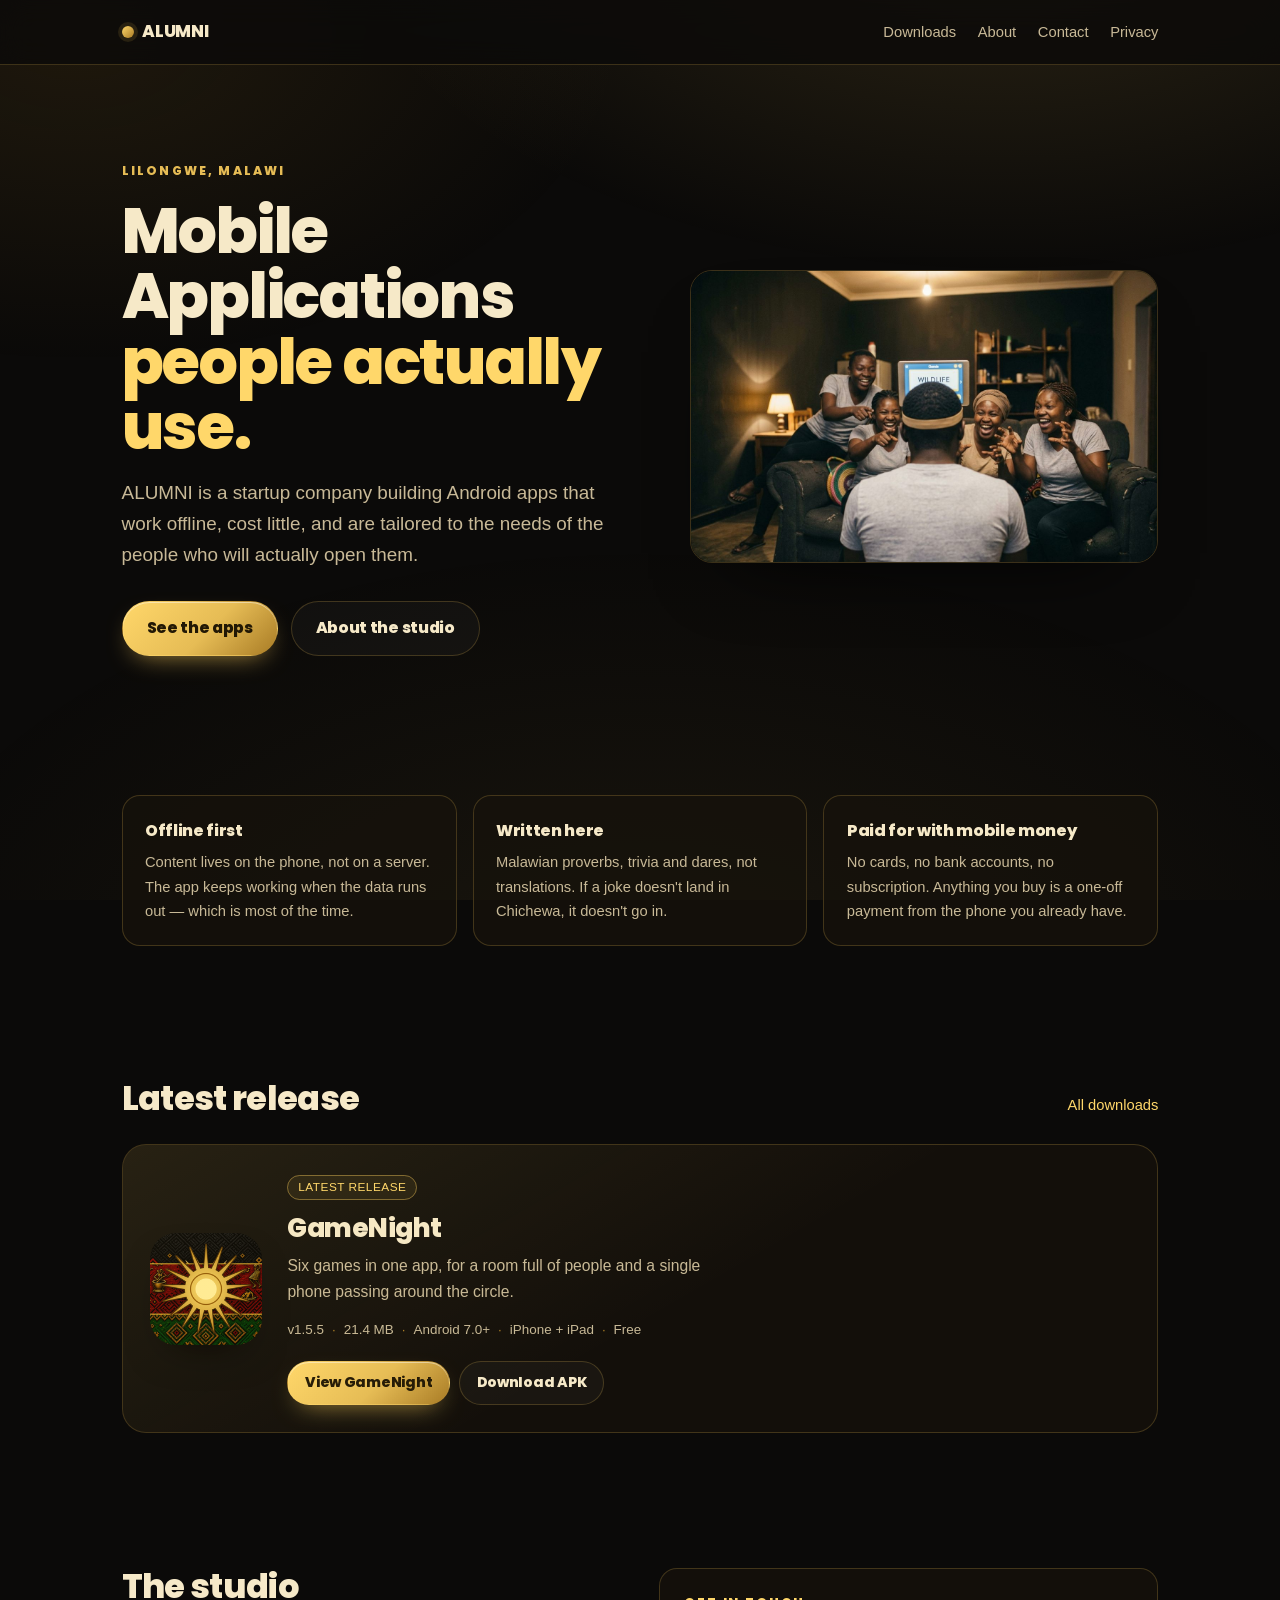
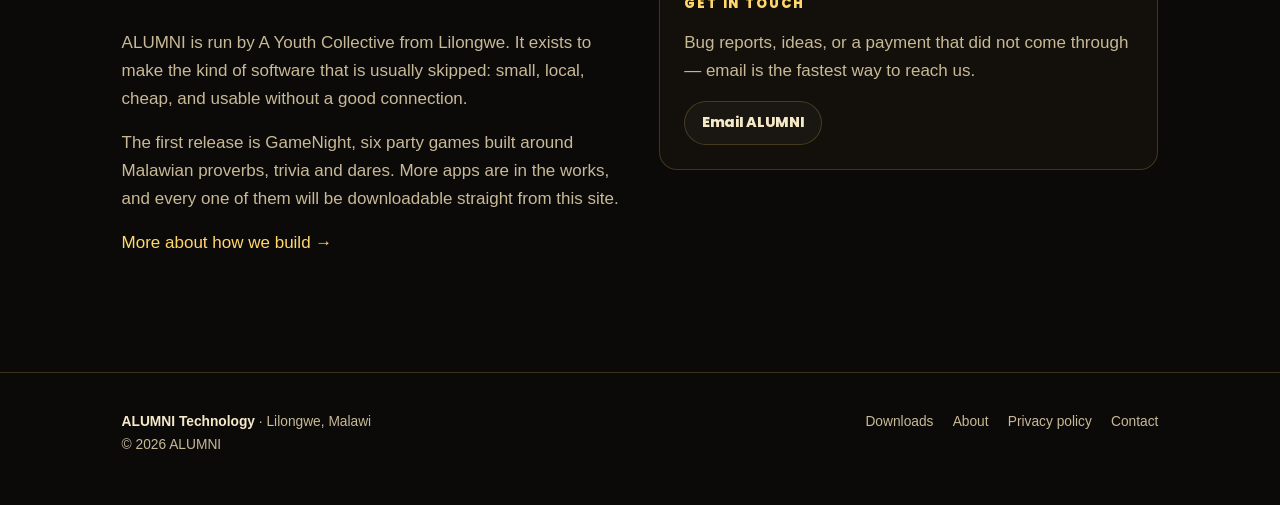
<file: index.html>
<!DOCTYPE html>
<html lang="en">
<head>
<meta charset="utf-8">
<meta name="viewport" content="width=device-width, initial-scale=1">
<title>ALUMNI Technology — apps built in Malawi</title>
<meta name="description" content="ALUMNI is a small app studio in Lilongwe, Malawi. We build offline-first Android apps, starting with GameNight — six party games for one phone.">
<meta name="theme-color" content="#0b0a09">
<meta property="og:title" content="ALUMNI Technology — apps built in Malawi">
<meta property="og:description" content="A small app studio in Lilongwe. Offline-first Android apps, starting with GameNight.">
<meta property="og:type" content="website">
<meta property="og:image" content="https://malu-xvge.github.io/assets/img/og-gamenight.jpg">
<meta property="og:image:width" content="1200">
<meta property="og:image:height" content="630">
<meta property="og:image:alt" content="GameNight — six party games for one phone">
<meta name="twitter:card" content="summary_large_image">
<meta name="twitter:image" content="https://malu-xvge.github.io/assets/img/og-gamenight.jpg">
<link rel="icon" href="assets/img/favicon.svg" type="image/svg+xml">
<link rel="apple-touch-icon" sizes="180x180" href="assets/img/apple-touch-icon.png">
<link rel="stylesheet" href="assets/css/site.css">
</head>
<body data-page="home">

<header class="nav">
  <div class="wrap">
    <a class="brand" href="index.html"><span class="dot" aria-hidden="true"></span> ALUMNI</a>
    <nav aria-label="Main">
      <a href="downloads.html">Downloads</a>
      <a href="about.html">About</a>
      <a class="hide-xs" href="index.html#contact">Contact</a>
      <a class="hide-sm" href="privacy.html">Privacy</a>
    </nav>
  </div>
</header>

<main>

  <section class="hero">
    <div class="wrap hero-grid">
      <div class="hero-copy">
        <p class="eyebrow">Lilongwe, Malawi</p>
        <h1>Mobile Applications <span>people actually use.</span></h1>
        <p class="lede">ALUMNI is a startup company building Android apps that work offline, cost little, and are tailored to the needs of the people who will actually open them.</p>
        <div class="cta-row">
          <a class="btn btn-primary" href="downloads.html">See the apps</a>
          <a class="btn btn-ghost" href="about.html">About the studio</a>
        </div>
      </div>
      <figure class="hero-media">
        <img src="assets/img/hero.jpg" alt="Friends playing GameNight together on one phone" width="1312" height="816" fetchpriority="high">
      </figure>
    </div>
  </section>

  <section class="section">
    <div class="wrap">
      <div class="points">
        <div class="point">
          <h3>Offline first</h3>
          <p>Content lives on the phone, not on a server. The app keeps working when the data runs out — which is most of the time.</p>
        </div>
        <div class="point">
          <h3>Written here</h3>
          <p>Malawian proverbs, trivia and dares, not translations. If a joke doesn't land in Chichewa, it doesn't go in.</p>
        </div>
        <div class="point">
          <h3>Paid for with mobile money</h3>
          <p>No cards, no bank accounts, no subscription. Anything you buy is a one-off payment from the phone you already have.</p>
        </div>
      </div>
    </div>
  </section>

  <section class="section" id="apps">
    <div class="wrap">
      <div class="section-head">
        <h2>Latest release</h2>
        <p><a href="downloads.html">All downloads</a></p>
      </div>
      <div id="featuredCard">
        <noscript>
          <div class="feature-card">
            <div class="feature-body">
              <h3>GameNight</h3>
              <p>Six party games for one phone. <a href="gamenight.html">View the app</a> or <a href="https://github.com/Malu-xvge/malu-xvge.github.io/releases/download/gamenight-1.5.5/GameNight-1.5.5.apk" download>download the APK</a>.</p>
            </div>
          </div>
        </noscript>
      </div>
    </div>
  </section>

  <section class="section">
    <div class="wrap">
      <div class="split">
        <div>
          <h2>The studio</h2>
          <p style="color:var(--muted)">ALUMNI is run by A Youth Collective from Lilongwe. It exists to make the kind of software that is usually skipped: small, local, cheap, and usable without a good connection.</p>
          <p style="color:var(--muted)">The first release is GameNight, six party games built around Malawian proverbs, trivia and dares. More apps are in the works, and every one of them will be downloadable straight from this site.</p>
          <p><a href="about.html">More about how we build →</a></p>
        </div>
        <div class="panel" id="contact">
          <h3>Get in touch</h3>
          <p style="color:var(--muted);margin-bottom:1rem">Bug reports, ideas, or a payment that did not come through — email is the fastest way to reach us.</p>
          <p style="margin-bottom:0"><a class="btn btn-ghost btn-sm" data-mail="subject" href="#">Email ALUMNI</a></p>
        </div>
      </div>
    </div>
  </section>

</main>

<footer class="footer">
  <div class="wrap">
    <div>
      <p><strong style="color:var(--cream)">ALUMNI Technology</strong> · Lilongwe, Malawi</p>
      <p>© <span data-year>2026</span> ALUMNI</p>
    </div>
    <nav aria-label="Footer">
      <a href="downloads.html">Downloads</a>
      <a href="about.html">About</a>
      <a href="privacy.html">Privacy policy</a>
      <a data-mail="subject" href="#">Contact</a>
    </nav>
  </div>
</footer>

<script src="assets/js/apps.js"></script>
<script src="assets/js/site.js"></script>
</body>
</html>
</file>
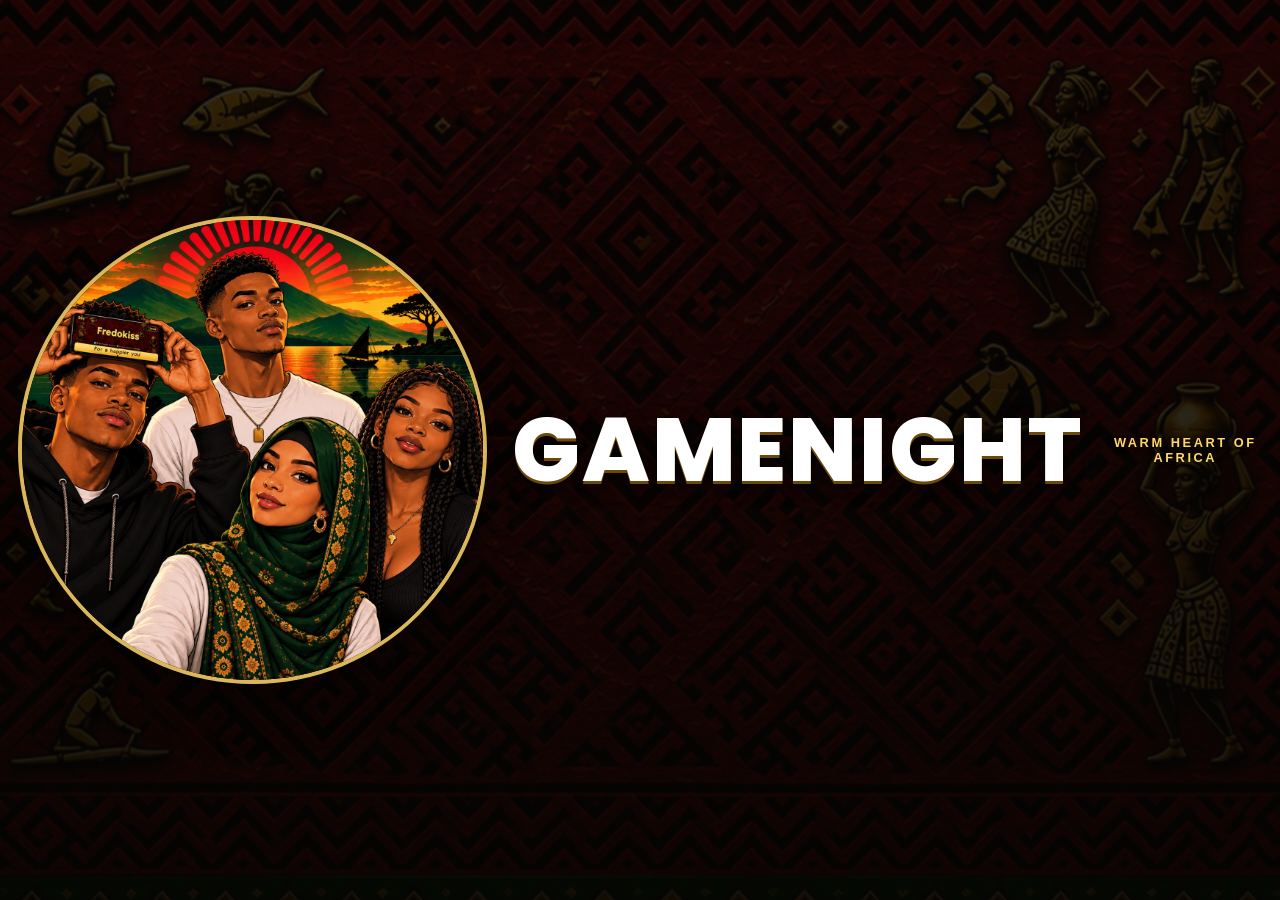
<file: play/index.html>
<!DOCTYPE html>
<html lang="en">
<head>
  <meta charset="UTF-8">
  <meta name="viewport" content="width=device-width, initial-scale=1.0, viewport-fit=cover">
  <meta name="theme-color" content="#0b0b0b">
  <meta name="description" content="Trivia, charades and dares rooted in Malawian culture.">
  <meta name="mobile-web-app-capable" content="yes">
  <meta name="apple-mobile-web-app-capable" content="yes">
  <meta name="apple-mobile-web-app-status-bar-style" content="black-translucent">
  <meta name="apple-mobile-web-app-title" content="GameNight">
  <title>GameNight</title>
  <link rel="icon" href="data:image/svg+xml,%3Csvg xmlns='http://www.w3.org/2000/svg' viewBox='0 0 64 64'%3E%3Crect width='64' height='64' rx='14' fill='%230b0b0b'/%3E%3Ctext x='32' y='46' font-family='system-ui,sans-serif' font-size='38' font-weight='800' text-anchor='middle' fill='%23FFD76A'%3EG%3C/text%3E%3C/svg%3E">
  <link rel="stylesheet" href="css/style.css?v=gamenight-202611161726">
  <link rel="stylesheet" href="css/web.css?v=gamenight-202611161726">
  <script>try { if (localStorage.getItem('gn_intro') !== '1') document.documentElement.classList.add('intro-pending'); } catch (e) {}</script>
  <link rel="manifest" href="manifest.webmanifest">
  <link rel="apple-touch-icon" sizes="180x180" href="assets/img/apple-touch-icon.png">
  <script src="pwa.js?v=gamenight-202611161726" defer></script>
</head>
<body>

  <main id="app">

    <section id="homeScreen" class="screen active">
      <div class="home-stage">
        <div class="home-title-block">
          <span class="hero-eyebrow">Warm Heart of Africa</span>
          <h2 id="appTitle">GameNight</h2>
          <p class="hero-tagline">Trivia, charades &amp; dares rooted in Malawian culture</p>
          <p class="choose-label">Choose a Game</p>
        </div>

        <div class="deck-grid home-tiles">
          <div class="deck-card mode-trivia" id="startTriviaBtn">
            <img class="tile-icon" src="assets/img/icon-trivia.png" alt="">
            <span class="deck-title">Trivia</span>
          </div>
          <div class="deck-card mode-charades" id="startCharadesBtn">
            <img class="tile-icon" src="assets/img/icon-charades.png" alt="">
            <span class="deck-title">Charades</span>
          </div>
          <div class="deck-card mode-ndagi" id="startNdagiBtn">
            <img class="tile-icon" src="assets/img/icon-ndagi.png" alt="">
            <span class="deck-title">Ndagi</span>
          </div>
          <div class="deck-card mode-dares" id="startDaresBtn">
            <img class="tile-icon" src="assets/img/icon-dares.png" alt="">
            <span class="deck-title">Dares</span>
          </div>
          <div class="deck-card mode-quick" id="startQuickBtn">
            <img class="tile-icon" src="assets/img/icon-quick.png" alt="">
            <span class="deck-title">Quick Challenge</span>
          </div>
          <div class="deck-card mode-apandipati" id="startApaBtn">
            <span class="tile-lock">🔒</span>
            <img class="tile-icon" src="assets/img/icon-apa.png" alt="">
            <span class="deck-title">Apa Ndipati</span>
          </div>
        </div>
      </div>
    </section>

    <section id="categoryScreen" class="screen">
      <h2>Choose a Category</h2>
      <div class="category-list"></div>
      <button class="backBtn">Back</button>
    </section>

    <section id="triviaScreen" class="screen">
      <h2>Trivia</h2>
      <p>Trivia engine goes here.</p>
      <button class="backBtn">Back</button>
    </section>

    <section id="charadesScreen" class="screen">
      <h2>Charades</h2>
      <p>Charades engine goes here.</p>
      <button class="backBtn">Back</button>
    </section>

    <section id="daresScreen" class="screen">
      <h2>Dares</h2>
      <p>Dares engine goes here.</p>
      <button class="backBtn">Back</button>
    </section>

    <section id="quickScreen" class="screen">
      <h2>Quick Challenge</h2>
      <p>Quick Challenge engine goes here.</p>
      <button class="backBtn">Back</button>
    </section>

    <section id="ndagiScreen" class="screen">
      <h2>Ndagi</h2>
      <p>Ndagi engine goes here.</p>
      <button class="backBtn">Back</button>
    </section>

    <section id="apaScreen" class="screen">
      <h2>📍 Apa Ndipati</h2>
    </section>

    <section id="settingsScreen" class="screen">
      <h2>Settings</h2>
      <div class="settings-menu">
        <button id="openGameplayBtn" class="settings-menu-btn">
          <span class="settings-menu-title">Gameplay</span>
          <span class="settings-menu-sub">Sound, music and timers</span>
        </button>
        <button id="openUnlockBtn" class="settings-menu-btn">
          <span class="settings-menu-title">Unlock</span>
          <span class="settings-menu-sub">Points and passes</span>
        </button>
        <button id="replayIntroBtn" class="settings-menu-btn">
          <span class="settings-menu-title">Rewatch intro</span>
          <span class="settings-menu-sub">See how the games work</span>
        </button>
      </div>
      <button class="backBtn">Back</button>
    </section>

    <section id="gameplayScreen" class="screen">
      <h2>Gameplay</h2>
      <div class="settings-group">
        <div class="settings-row">
          <span>Sound Effects</span>
          <button id="soundToggleBtn" class="toggle-btn">ON</button>
        </div>
        <div class="settings-row">
          <span>Music</span>
          <button id="musicToggleBtn" class="toggle-btn">ON</button>
        </div>
        <p class="section-label">Charades Timer</p>
        <div class="timer-stepper">
          <button id="charadesTimerMinus">−</button>
          <span id="charadesTimerValue">60s</span>
          <button id="charadesTimerPlus">+</button>
        </div>
        <p class="section-label">Quick Challenge Timer</p>
        <div class="timer-stepper">
          <button id="quickTimerMinus">−</button>
          <span id="quickTimerValue">45s</span>
          <button id="quickTimerPlus">+</button>
        </div>
        <button id="rateAppBtn" class="howto-next">Rate GameNight</button>
      </div>
      <button class="backBtn">Back</button>
    </section>

    <section id="unlockScreen" class="screen">
      <h2>Unlock</h2>
      <div class="settings-group points-group">
        <p class="section-label">Points</p>
        <div class="points-balance"><span class="points-star">⭐</span><span id="pointsBalance">0</span></div>
        <p class="points-hint">Earn points with right answers in Trivia, Ndagi, Quick Challenge and Apa Ndipati. A category you open with points stays open.</p>
        <p id="passStatus" class="points-hint"></p>
        <div id="passOptions" class="pass-options"></div>
        <p class="points-hint">A pass opens every category and Apa Ndipati until it ends. It does not renew by itself, so nothing is charged without you.</p>
        <p id="unlockAllNote" class="unlock-note"></p>
      </div>
      <button class="backBtn">Back</button>
    </section>

  </main>

  <div id="versionModal" class="modal-overlay" style="display:none;">
    <div class="modal-box">
      <p class="modal-text">Wandering Cadet</p>
      <button id="closeModalBtn">Close</button>
    </div>
  </div>

  <button id="settingsFabBtn" class="settings-fab">⚙️</button>
  <button id="infoFabBtn" class="info-fab" aria-label="How to play">i</button>

  <div id="introOverlay" class="intro-overlay">
    <div class="intro-splash">
      <div id="introCircle" class="intro-circle"></div>
      <h1 class="intro-brand">GAMENIGHT</h1>
      <p class="intro-tag">Warm Heart of Africa</p>
    </div>
    <div class="intro-slides">
      <button id="introSkipBtn" class="intro-skip">Skip</button>
      <div id="introArt" class="intro-art"></div>
      <h2 id="introTitle" class="intro-title"></h2>
      <p id="introText" class="intro-text"></p>
      <div id="introDots" class="howto-dots"></div>
      <button id="introNextBtn" class="howto-next intro-next">Next</button>
    </div>
  </div>

  <div id="pauseOverlay" class="pause-overlay">
    <button id="pauseResumeBtn" class="pause-btn" aria-label="Resume">
      <svg viewBox="0 0 24 24" aria-hidden="true"><path d="M8 5v14l11-7z" fill="currentColor"/></svg>
    </button>
    <button id="pauseHomeBtn" class="pause-btn" aria-label="Home">
      <svg viewBox="0 0 24 24" aria-hidden="true"><path d="M12 3 2 12h3v8h5v-6h4v6h5v-8h3z" fill="currentColor"/></svg>
    </button>
  </div>

  <div id="unlockOverlay" class="howto-overlay">
    <div class="howto-sheet unlock-sheet" role="dialog" aria-modal="true" aria-labelledby="unlockTitle">
      <div class="unlock-lock">🔒</div>
      <h3 id="unlockTitle" class="howto-title"></h3>
      <div id="unlockSample" class="unlock-sample"></div>
      <div id="unlockBody"></div>
      <button id="unlockCloseBtn" class="unlock-close">Not now</button>
    </div>
  </div>

  <div id="howtoOverlay" class="howto-overlay">
    <div class="howto-sheet" role="dialog" aria-modal="true" aria-labelledby="howtoTitle">
      <h3 id="howtoTitle" class="howto-title"></h3>
      <p id="howtoText" class="howto-text"></p>
      <div id="howtoArt" class="howto-art"></div>
      <div id="howtoDots" class="howto-dots"></div>
      <button id="howtoNextBtn" class="howto-next">Next</button>
    </div>
  </div>

  <script src="js/ndagi.js?v=gamenight-202611161726"></script>
  <script src="js/ndagi-extra.js?v=gamenight-202611161726"></script>
  <script src="js/sound.js?v=gamenight-202611161726"></script>
  <script src="js/quickchallenge.js?v=gamenight-202611161726"></script>
  <script src="js/dares.js?v=gamenight-202611161726"></script>
  <script src="js/charades.js?v=gamenight-202611161726"></script>
  <script src="js/charades-extra.js?v=gamenight-202611161726"></script>
  <script src="js/charades-influencers.js?v=gamenight-202611161726"></script>
  <script src="js/tester-content.js?v=gamenight-202611161726"></script>
  <script src="js/custom-charades.js?v=gamenight-202611161726"></script>
  <script src="js/questions.js?v=gamenight-202611161726"></script>
  <script src="js/audit-fixes.js?v=gamenight-202611161726"></script>
  <script src="js/apa.js?v=gamenight-202611161726"></script>
  <script src="js/unlocks.js?v=gamenight-202611161726"></script>
  <script src="js/payments.js?v=gamenight-202611161726"></script>
  <script src="js/app.js?v=gamenight-202611161726"></script>
  <script src="js/celebrations.js?v=gamenight-202611161726"></script>
  <script src="js/intro.js?v=gamenight-202611161726"></script>
  <script src="js/tester.js?v=gamenight-202611161726"></script>
</body>
</html>
</file>
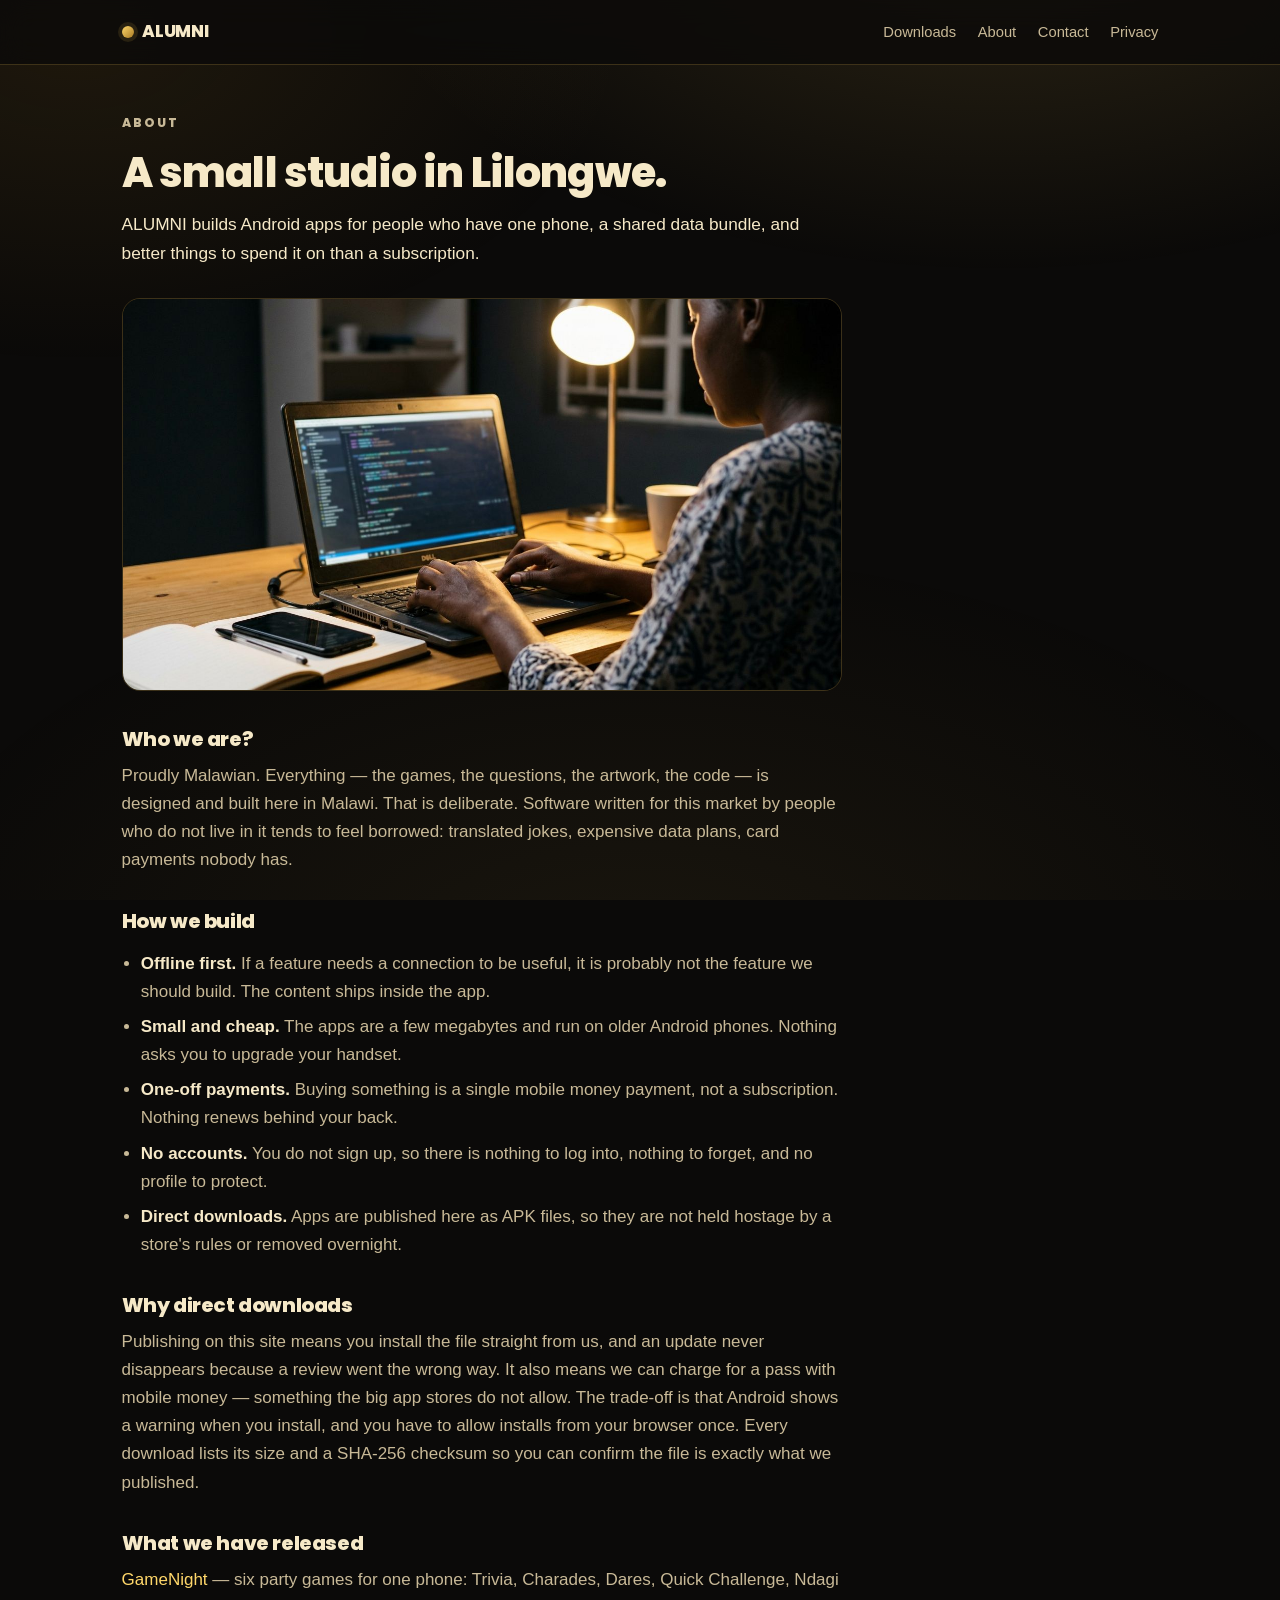
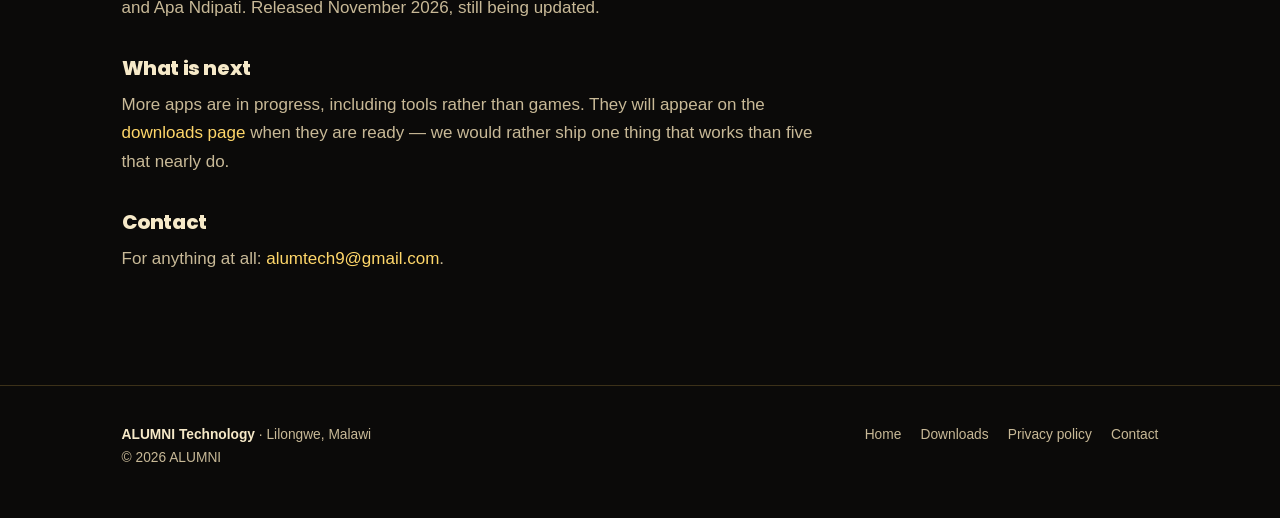
<file: about.html>
<!DOCTYPE html>
<html lang="en">
<head>
<meta charset="utf-8">
<meta name="viewport" content="width=device-width, initial-scale=1">
<title>About — ALUMNI Technology</title>
<meta name="description" content="ALUMNI is a one-person app studio in Lilongwe, Malawi, building offline-first Android apps. How we build, and why.">
<meta name="theme-color" content="#0b0a09">
<meta property="og:image" content="https://malu-xvge.github.io/assets/img/og-gamenight.jpg">
<meta property="og:image:width" content="1200">
<meta property="og:image:height" content="630">
<meta name="twitter:card" content="summary_large_image">
<meta name="twitter:image" content="https://malu-xvge.github.io/assets/img/og-gamenight.jpg">
<link rel="icon" href="assets/img/favicon.svg" type="image/svg+xml">
<link rel="stylesheet" href="assets/css/site.css">
</head>
<body data-page="about">

<header class="nav">
  <div class="wrap">
    <a class="brand" href="index.html"><span class="dot" aria-hidden="true"></span> ALUMNI</a>
    <nav aria-label="Main">
      <a href="downloads.html">Downloads</a>
      <a href="about.html">About</a>
      <a class="hide-xs" href="index.html#contact">Contact</a>
      <a class="hide-sm" href="privacy.html">Privacy</a>
    </nav>
  </div>
</header>

<main class="wrap">
  <article class="prose">
    <p class="eyebrow">About</p>
    <h1>A small studio in Lilongwe.</h1>
    <p style="font-size:1.08rem;color:var(--cream)">ALUMNI builds Android apps for people who have one phone, a shared data bundle, and better things to spend it on than a subscription.</p>

    <figure class="prose-figure">
      <img src="assets/img/about.jpg" alt="A developer's desk in Lilongwe, working late on GameNight" width="1408" height="768" loading="lazy">
    </figure>

    <h2>Who we are?</h2>
    <p>Proudly Malawian. Everything — the games, the questions, the artwork, the code — is designed and built here in Malawi. That is deliberate. Software written for this market by people who do not live in it tends to feel borrowed: translated jokes, expensive data plans, card payments nobody has.</p>

    <h2>How we build</h2>
    <ul>
      <li><strong>Offline first.</strong> If a feature needs a connection to be useful, it is probably not the feature we should build. The content ships inside the app.</li>
      <li><strong>Small and cheap.</strong> The apps are a few megabytes and run on older Android phones. Nothing asks you to upgrade your handset.</li>
      <li><strong>One-off payments.</strong> Buying something is a single mobile money payment, not a subscription. Nothing renews behind your back.</li>
      <li><strong>No accounts.</strong> You do not sign up, so there is nothing to log into, nothing to forget, and no profile to protect.</li>
      <li><strong>Direct downloads.</strong> Apps are published here as APK files, so they are not held hostage by a store's rules or removed overnight.</li>
    </ul>

    <h2>Why direct downloads</h2>
    <p>Publishing on this site means you install the file straight from us, and an update never disappears because a review went the wrong way. It also means we can charge for a pass with mobile money — something the big app stores do not allow. The trade-off is that Android shows a warning when you install, and you have to allow installs from your browser once. Every download lists its size and a SHA-256 checksum so you can confirm the file is exactly what we published.</p>

    <h2>What we have released</h2>
    <p><a href="gamenight.html">GameNight</a> — six party games for one phone: Trivia, Charades, Dares, Quick Challenge, Ndagi and Apa Ndipati. Released November 2026, still being updated.</p>

    <h2>What is next</h2>
    <p>More apps are in progress, including tools rather than games. They will appear on the <a href="downloads.html">downloads page</a> when they are ready — we would rather ship one thing that works than five that nearly do.</p>

    <h2>Contact</h2>
    <p>For anything at all: <a data-mail="subject" href="#">alumtech9@gmail.com</a>.</p>
  </article>
</main>

<footer class="footer">
  <div class="wrap">
    <div>
      <p><strong style="color:var(--cream)">ALUMNI Technology</strong> · Lilongwe, Malawi</p>
      <p>© <span data-year>2026</span> ALUMNI</p>
    </div>
    <nav aria-label="Footer">
      <a href="index.html">Home</a>
      <a href="downloads.html">Downloads</a>
      <a href="privacy.html">Privacy policy</a>
      <a data-mail="subject" href="#">Contact</a>
    </nav>
  </div>
</footer>

<script src="assets/js/apps.js"></script>
<script src="assets/js/site.js"></script>
</body>
</html>
</file>
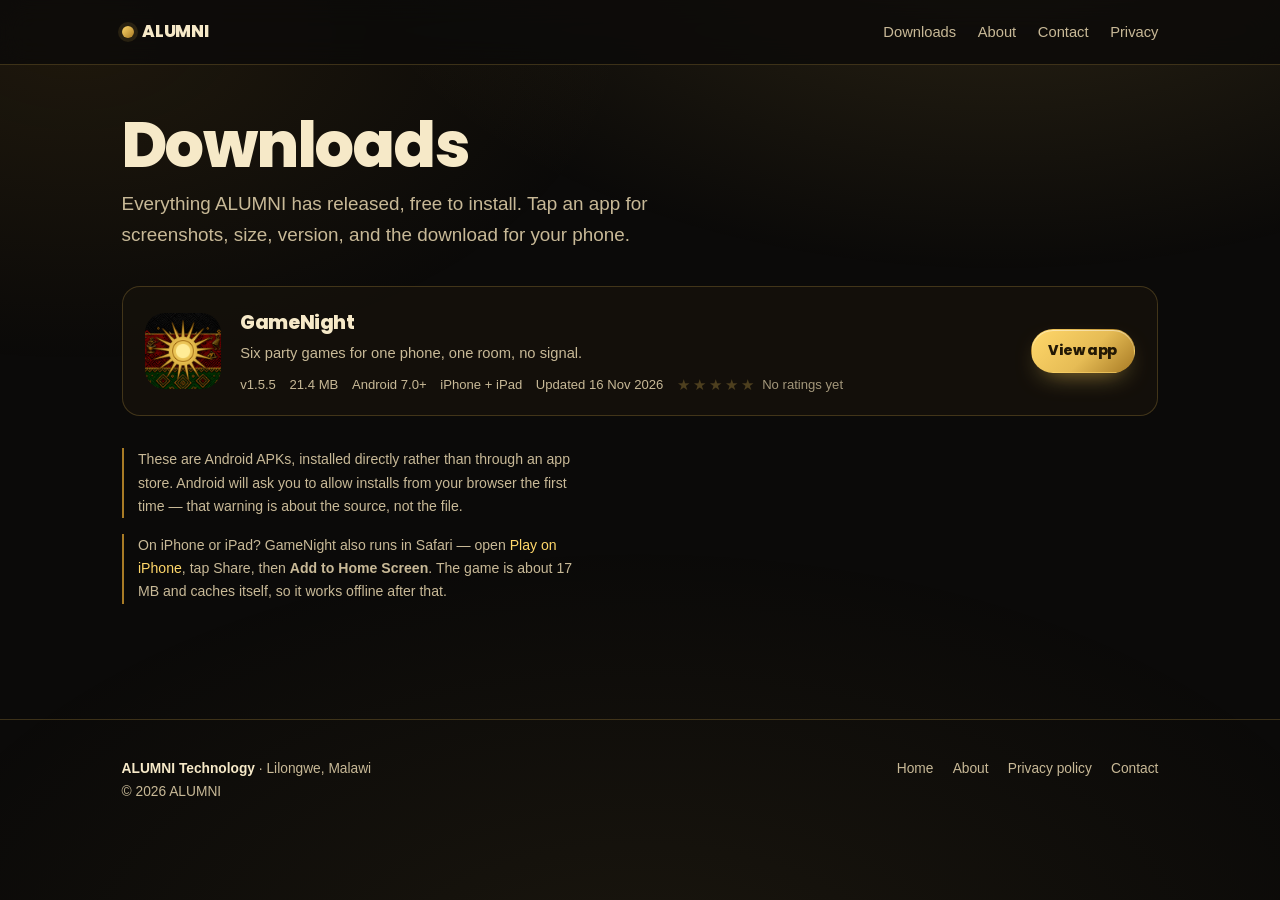
<file: downloads.html>
<!DOCTYPE html>
<html lang="en">
<head>
<meta charset="utf-8">
<meta name="viewport" content="width=device-width, initial-scale=1">
<title>Downloads — ALUMNI Technology</title>
<meta name="description" content="Every app ALUMNI has released, free to install. Sizes, versions and direct APK downloads.">
<meta name="theme-color" content="#0b0a09">
<meta property="og:image" content="https://malu-xvge.github.io/assets/img/og-gamenight.jpg">
<meta property="og:image:width" content="1200">
<meta property="og:image:height" content="630">
<meta name="twitter:card" content="summary_large_image">
<meta name="twitter:image" content="https://malu-xvge.github.io/assets/img/og-gamenight.jpg">
<link rel="icon" href="assets/img/favicon.svg" type="image/svg+xml">
<link rel="stylesheet" href="assets/css/site.css">
</head>
<body data-page="downloads">

<header class="nav">
  <div class="wrap">
    <a class="brand" href="index.html"><span class="dot" aria-hidden="true"></span> ALUMNI</a>
    <nav aria-label="Main">
      <a href="downloads.html">Downloads</a>
      <a href="about.html">About</a>
      <a class="hide-xs" href="index.html#contact">Contact</a>
      <a class="hide-sm" href="privacy.html">Privacy</a>
    </nav>
  </div>
</header>

<main>
  <section class="section" style="padding-top:3rem">
    <div class="wrap">
      <h1 style="margin-bottom:0.6rem">Downloads</h1>
      <p class="lede" style="margin-bottom:2.2rem">Everything ALUMNI has released, free to install. Tap an app for screenshots, size, version, and the download for your phone.</p>

      <div class="app-list" id="downloadList">
        <noscript>
          <article class="app-row">
            <div class="app-row-main">
              <h3>GameNight</h3>
              <p class="app-row-tag">Six party games for one phone.</p>
              <p><a href="gamenight.html">View app</a> · <a href="https://github.com/Malu-xvge/malu-xvge.github.io/releases/download/gamenight-1.5.5/GameNight-1.5.5.apk" download>GameNight-1.5.5.apk (21.4 MB)</a></p>
            </div>
          </article>
        </noscript>
      </div>

      <p class="note" style="margin-top:2rem;max-width:60ch">These are Android APKs, installed directly rather than through an app store. Android will ask you to allow installs from your browser the first time — that warning is about the source, not the file.</p>

      <p class="note" style="margin-top:1rem;max-width:60ch">On iPhone or iPad? GameNight also runs in Safari — open <a href="play/">Play on iPhone</a>, tap Share, then <b>Add to Home Screen</b>. The game is about 17 MB and caches itself, so it works offline after that.</p>
    </div>
  </section>
</main>

<footer class="footer">
  <div class="wrap">
    <div>
      <p><strong style="color:var(--cream)">ALUMNI Technology</strong> · Lilongwe, Malawi</p>
      <p>© <span data-year>2026</span> ALUMNI</p>
    </div>
    <nav aria-label="Footer">
      <a href="index.html">Home</a>
      <a href="about.html">About</a>
      <a href="privacy.html">Privacy policy</a>
      <a data-mail="subject" href="#">Contact</a>
    </nav>
  </div>
</footer>

<script src="assets/js/apps.js"></script>
<script src="assets/js/site.js"></script>
</body>
</html>
</file>
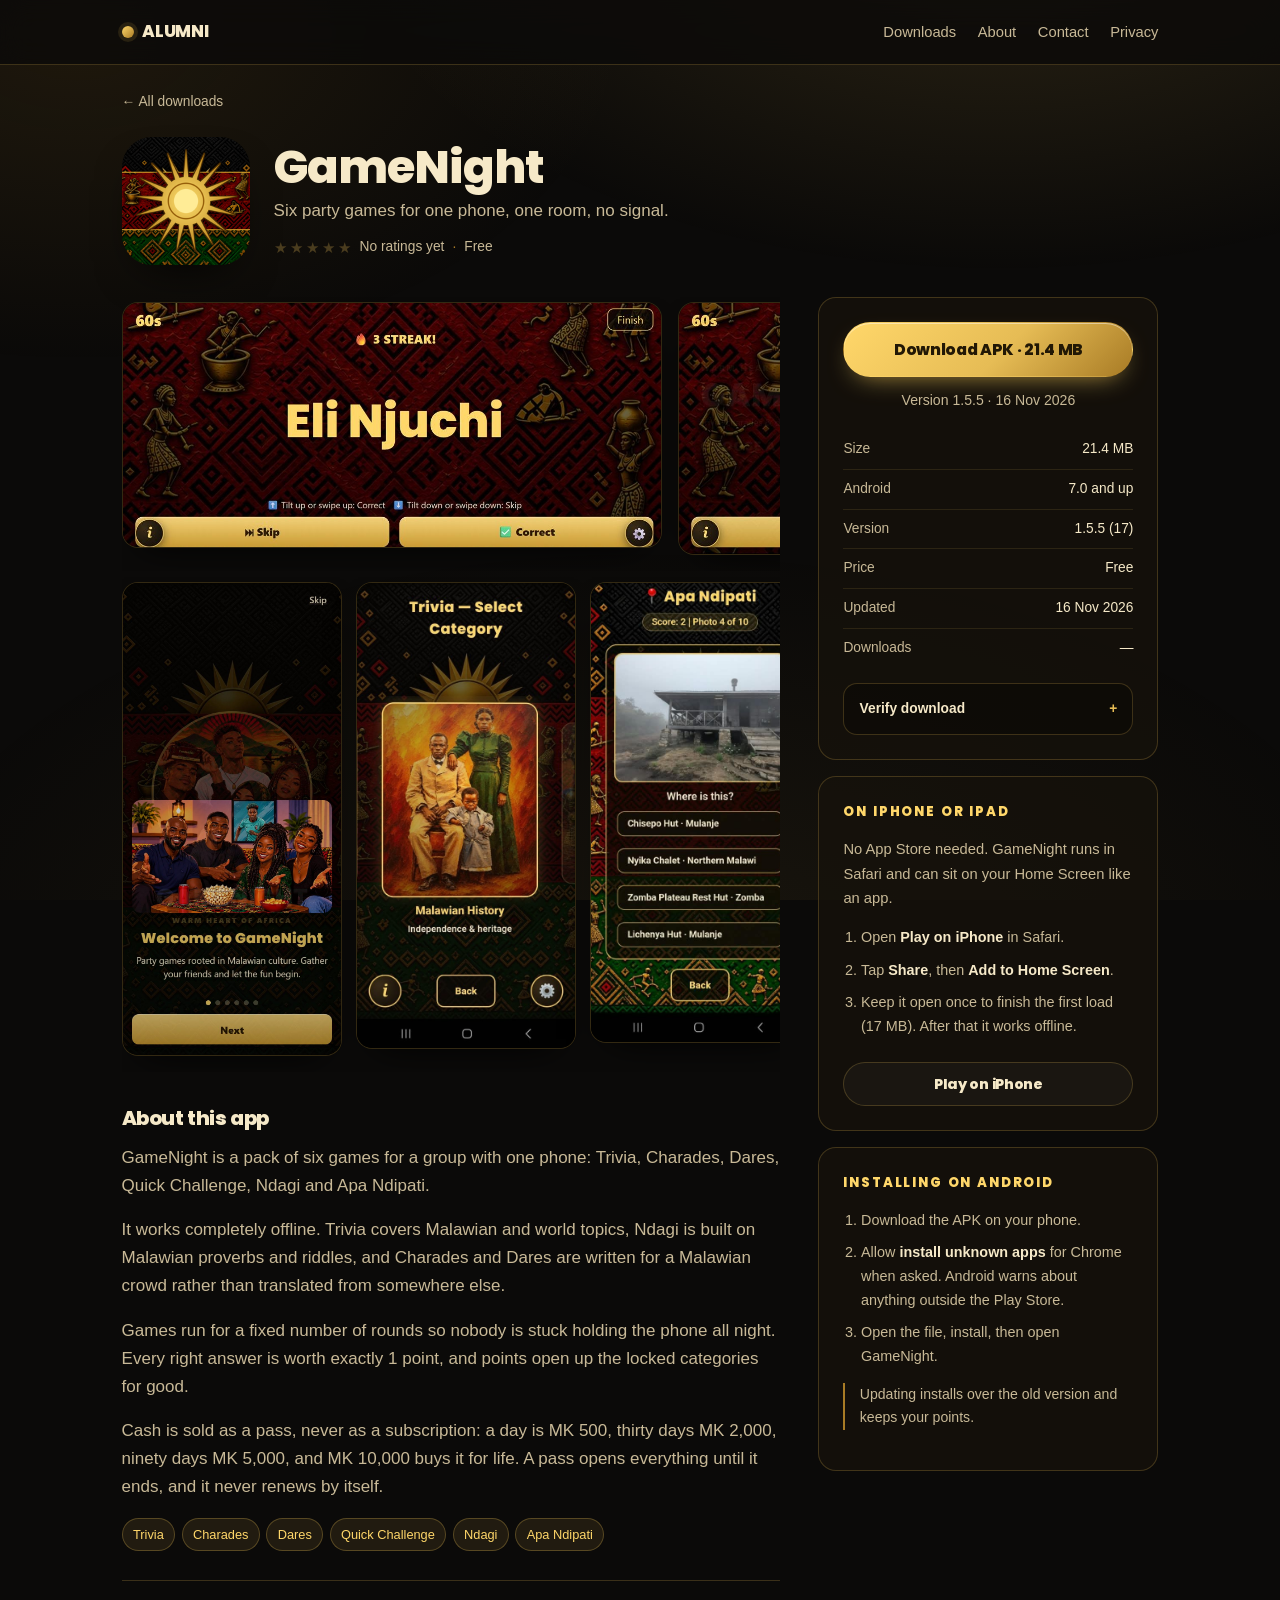
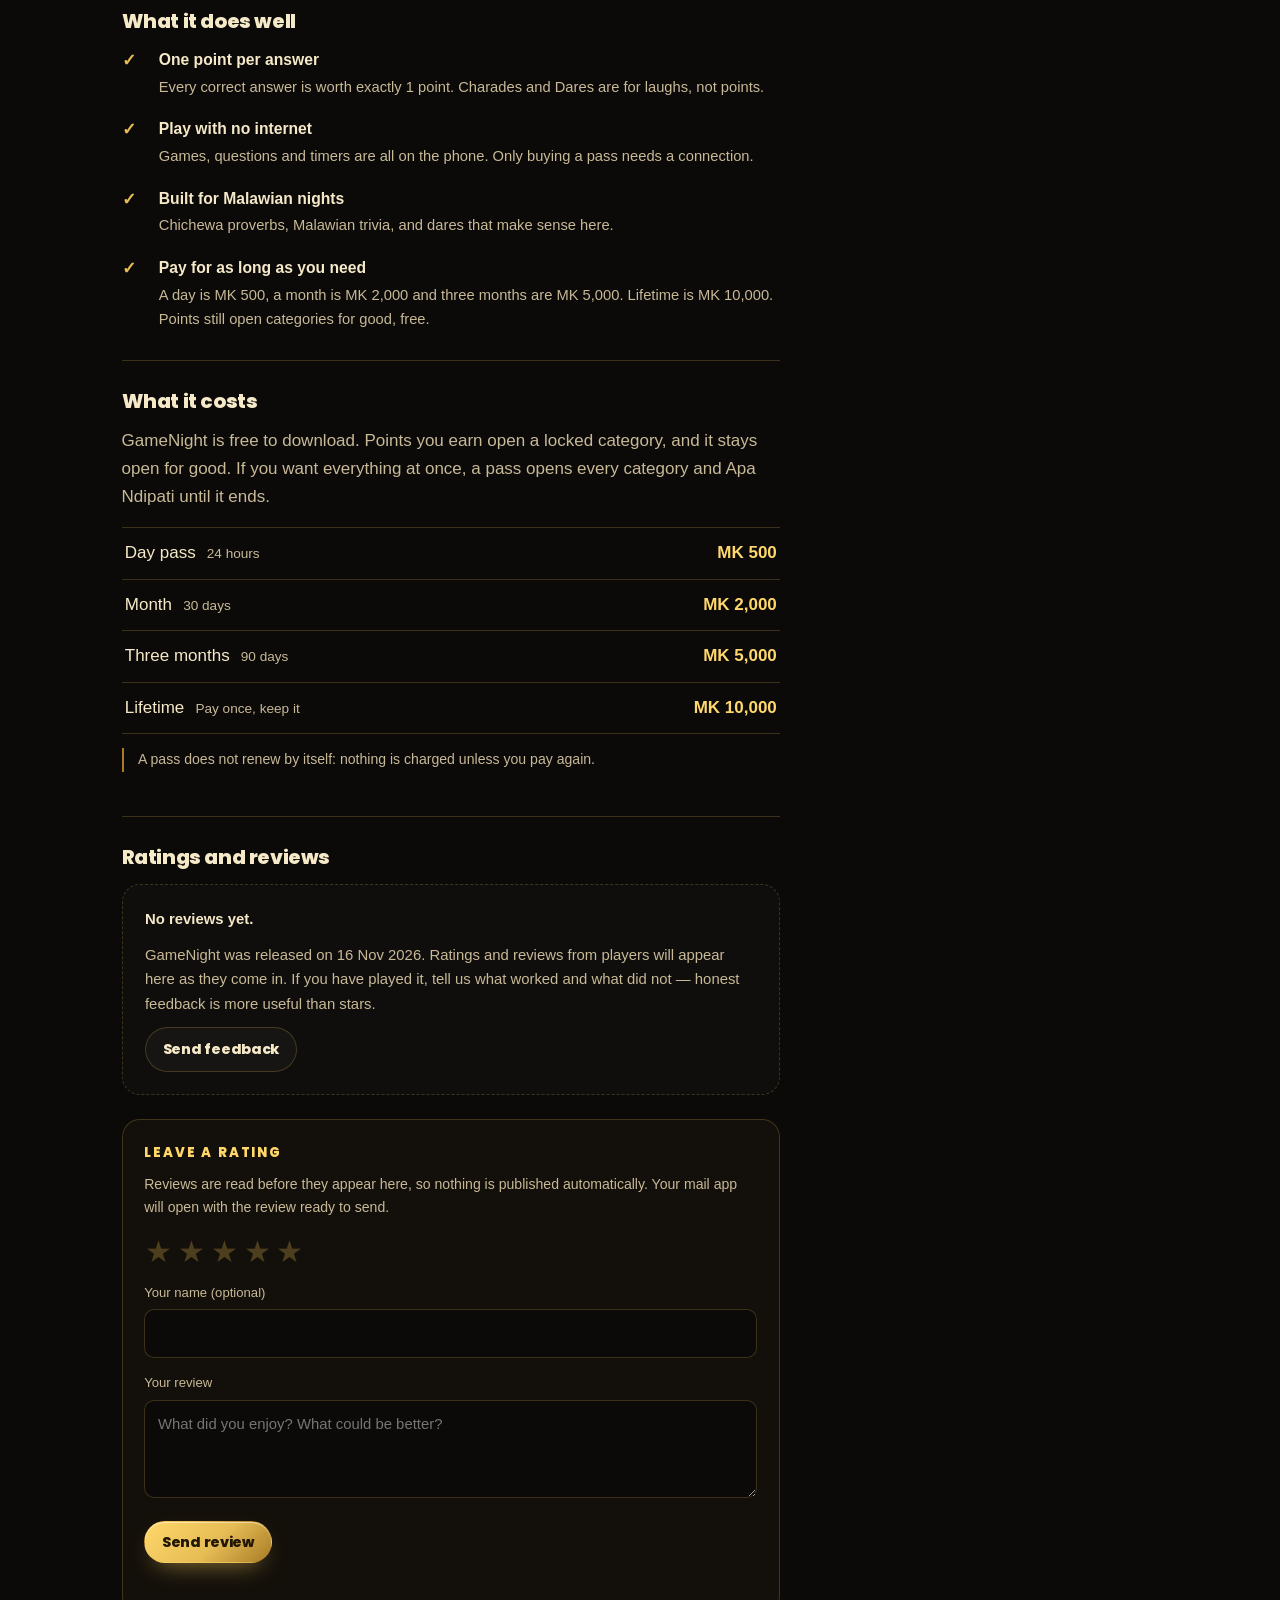
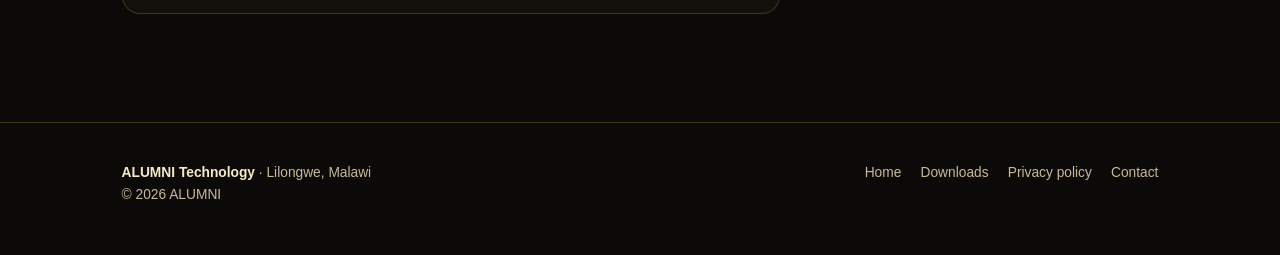
<file: gamenight.html>
<!DOCTYPE html>
<html lang="en">
<head>
<meta charset="utf-8">
<meta name="viewport" content="width=device-width, initial-scale=1">
<title>GameNight — ALUMNI Technology</title>
<meta name="description" content="GameNight: six offline party games for one phone. Trivia, Charades, Dares, Quick Challenge, Ndagi and Apa Ndipati. Download the APK directly from ALUMNI.">
<meta name="theme-color" content="#0b0a09">
<meta property="og:image" content="https://malu-xvge.github.io/assets/img/og-gamenight.jpg">
<meta property="og:image:width" content="1200">
<meta property="og:image:height" content="630">
<meta name="twitter:card" content="summary_large_image">
<meta name="twitter:image" content="https://malu-xvge.github.io/assets/img/og-gamenight.jpg">
<link rel="icon" href="assets/img/favicon.svg" type="image/svg+xml">
<link rel="stylesheet" href="assets/css/site.css">
</head>
<body data-page="app">

<header class="nav">
  <div class="wrap">
    <a class="brand" href="index.html"><span class="dot" aria-hidden="true"></span> ALUMNI</a>
    <nav aria-label="Main">
      <a href="downloads.html">Downloads</a>
      <a href="about.html">About</a>
      <a class="hide-xs" href="index.html#contact">Contact</a>
      <a class="hide-sm" href="privacy.html">Privacy</a>
    </nav>
  </div>
</header>

<main class="wrap">
  <a class="breadcrumb" href="downloads.html">← All downloads</a>
  <div id="appPage" data-app="gamenight">
    <p class="lede">Loading…</p>
    <noscript>
      <h1>GameNight</h1>
      <p>Six party games for one phone. Version 1.5.5, 21.4 MB, Android 7.0 and up.</p>
      <p><a class="btn btn-primary" href="https://github.com/Malu-xvge/malu-xvge.github.io/releases/download/gamenight-1.5.5/GameNight-1.5.5.apk" download>Download APK</a></p>
      <p>On iPhone or iPad? <a href="play/">Play GameNight in Safari</a> — tap Share, then Add to Home Screen.</p>
    </noscript>
  </div>
</main>

<footer class="footer">
  <div class="wrap">
    <div>
      <p><strong style="color:var(--cream)">ALUMNI Technology</strong> · Lilongwe, Malawi</p>
      <p>© <span data-year>2026</span> ALUMNI</p>
    </div>
    <nav aria-label="Footer">
      <a href="index.html">Home</a>
      <a href="downloads.html">Downloads</a>
      <a href="privacy.html">Privacy policy</a>
      <a data-mail="subject" href="#">Contact</a>
    </nav>
  </div>
</footer>

<script src="assets/js/apps.js"></script>
<script src="assets/js/site.js"></script>
</body>
</html>
</file>
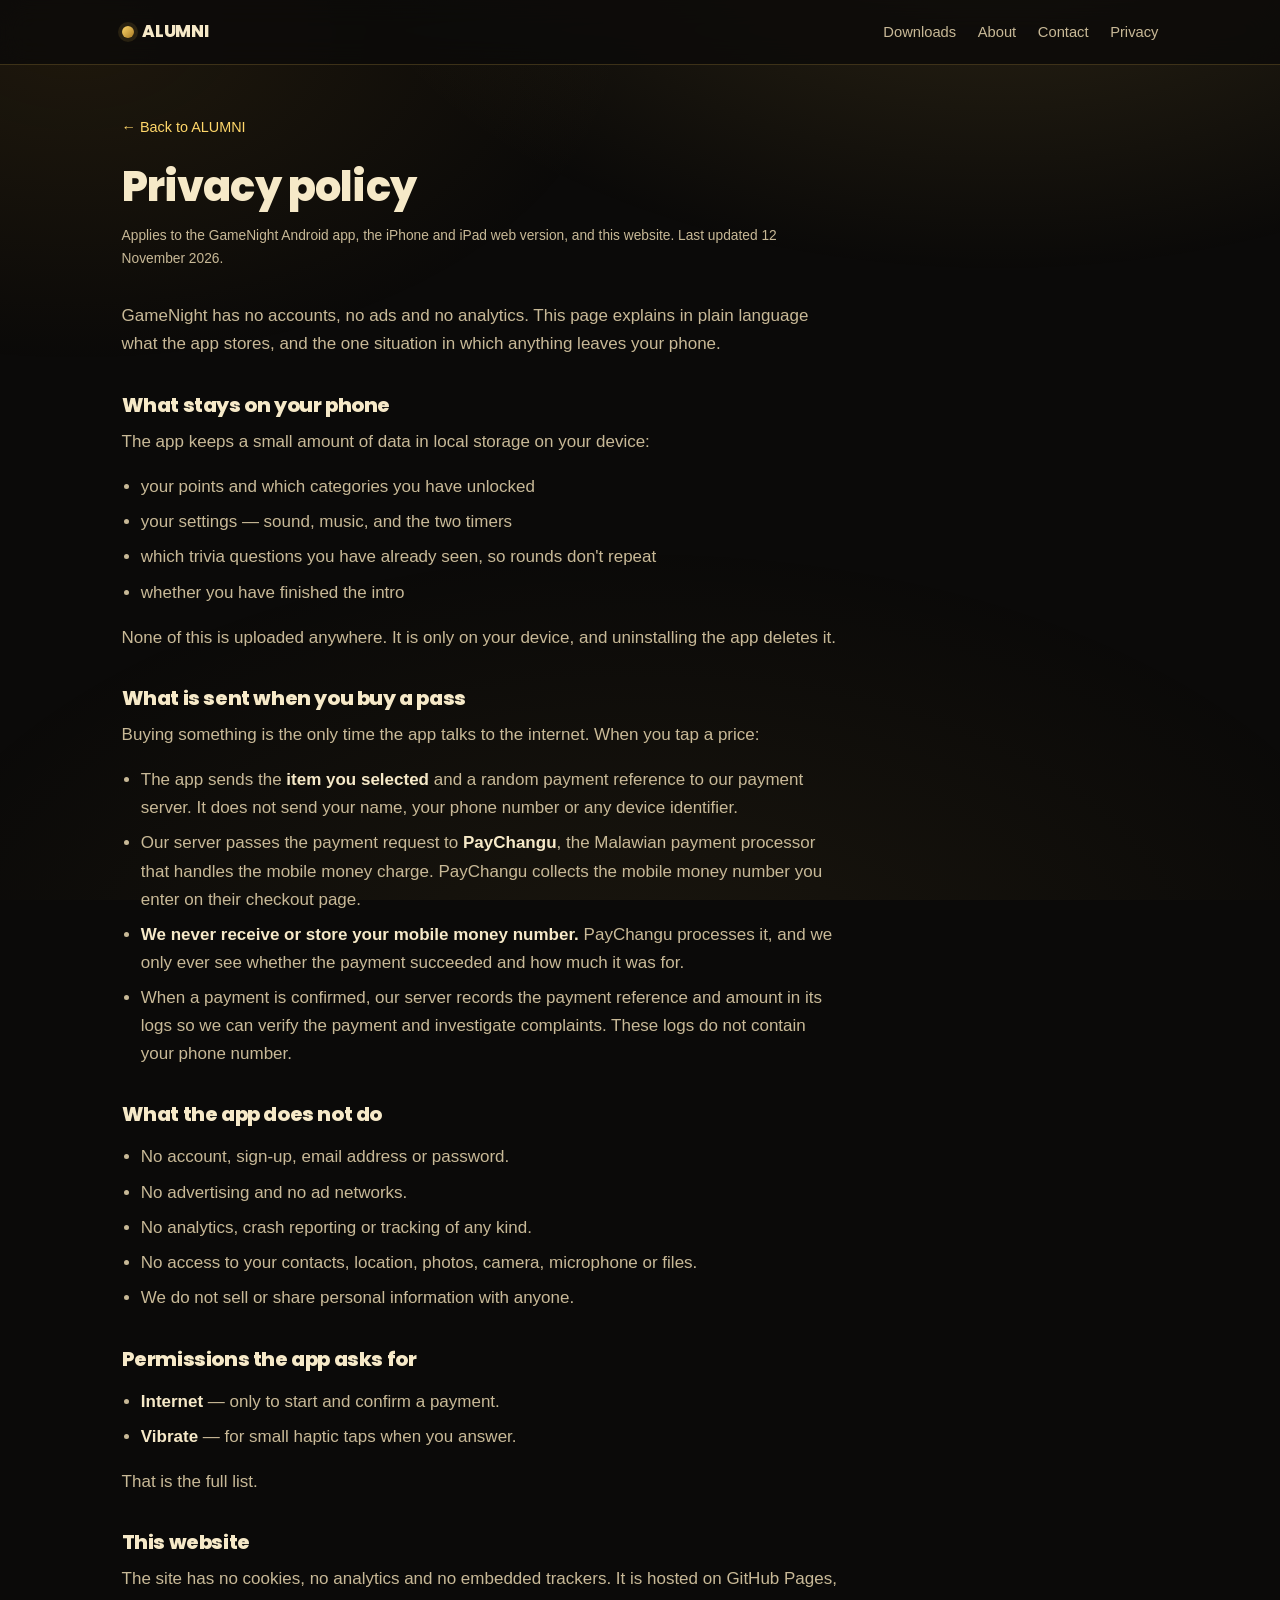
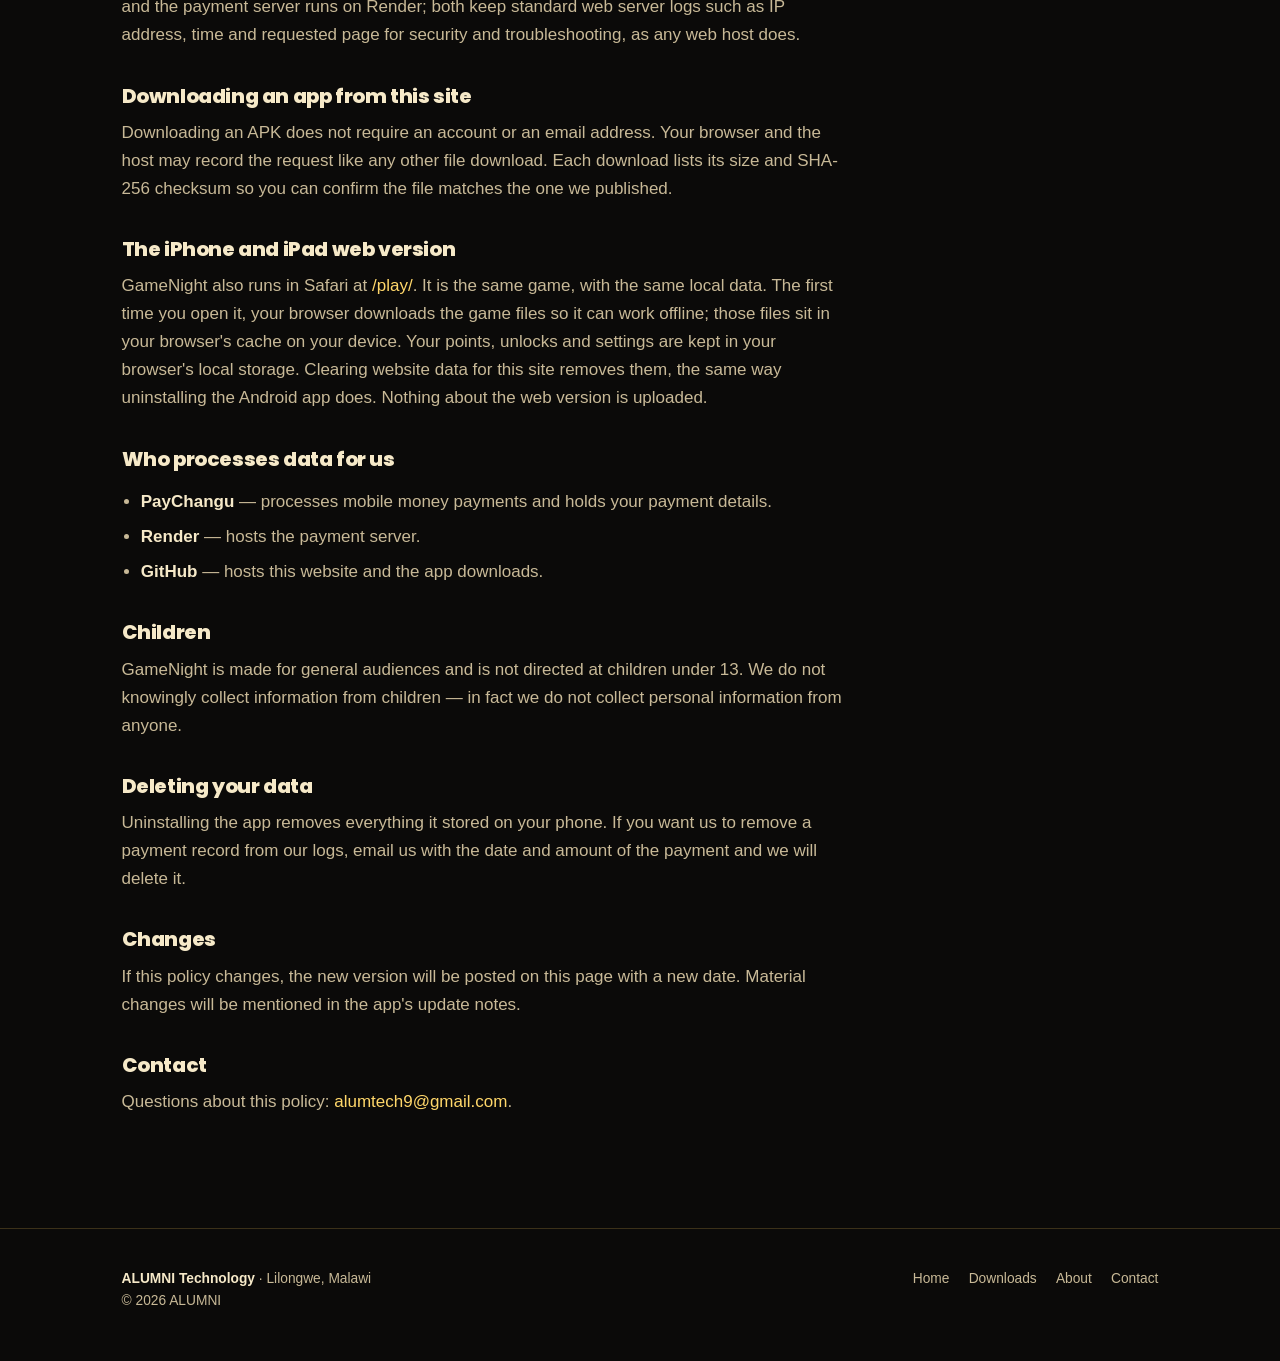
<file: privacy.html>
<!DOCTYPE html>
<html lang="en">
<head>
<meta charset="utf-8">
<meta name="viewport" content="width=device-width, initial-scale=1">
<title>Privacy policy — ALUMNI Technology</title>
<meta name="description" content="How GameNight handles your information: no account, no ads, no trackers. What stays on your phone and what is sent when you buy a pass.">
<meta name="theme-color" content="#0b0a09">
<meta property="og:image" content="https://malu-xvge.github.io/assets/img/og-gamenight.jpg">
<meta property="og:image:width" content="1200">
<meta property="og:image:height" content="630">
<meta name="twitter:card" content="summary_large_image">
<meta name="twitter:image" content="https://malu-xvge.github.io/assets/img/og-gamenight.jpg">
<link rel="icon" href="assets/img/favicon.svg" type="image/svg+xml">
<link rel="stylesheet" href="assets/css/site.css">
</head>
<body data-page="privacy">

<header class="nav">
  <div class="wrap">
    <a class="brand" href="index.html"><span class="dot" aria-hidden="true"></span> ALUMNI</a>
    <nav aria-label="Main">
      <a href="downloads.html">Downloads</a>
      <a href="about.html">About</a>
      <a class="hide-xs" href="index.html#contact">Contact</a>
      <a class="hide-sm" href="privacy.html">Privacy</a>
    </nav>
  </div>
</header>

<main class="wrap">
  <article class="prose">
    <a class="back" href="index.html">← Back to ALUMNI</a>
    <h1>Privacy policy</h1>
    <p class="updated">Applies to the GameNight Android app, the iPhone and iPad web version, and this website. Last updated 12 November 2026.</p>

    <p>GameNight has no accounts, no ads and no analytics. This page explains in plain language what the app stores, and the one situation in which anything leaves your phone.</p>

    <h2>What stays on your phone</h2>
    <p>The app keeps a small amount of data in local storage on your device:</p>
    <ul>
      <li>your points and which categories you have unlocked</li>
      <li>your settings — sound, music, and the two timers</li>
      <li>which trivia questions you have already seen, so rounds don't repeat</li>
      <li>whether you have finished the intro</li>
    </ul>
    <p>None of this is uploaded anywhere. It is only on your device, and uninstalling the app deletes it.</p>

    <h2>What is sent when you buy a pass</h2>
    <p>Buying something is the only time the app talks to the internet. When you tap a price:</p>
    <ul>
      <li>The app sends the <strong>item you selected</strong> and a random payment reference to our payment server. It does not send your name, your phone number or any device identifier.</li>
      <li>Our server passes the payment request to <strong>PayChangu</strong>, the Malawian payment processor that handles the mobile money charge. PayChangu collects the mobile money number you enter on their checkout page.</li>
      <li><strong>We never receive or store your mobile money number.</strong> PayChangu processes it, and we only ever see whether the payment succeeded and how much it was for.</li>
      <li>When a payment is confirmed, our server records the payment reference and amount in its logs so we can verify the payment and investigate complaints. These logs do not contain your phone number.</li>
    </ul>

    <h2>What the app does not do</h2>
    <ul>
      <li>No account, sign-up, email address or password.</li>
      <li>No advertising and no ad networks.</li>
      <li>No analytics, crash reporting or tracking of any kind.</li>
      <li>No access to your contacts, location, photos, camera, microphone or files.</li>
      <li>We do not sell or share personal information with anyone.</li>
    </ul>

    <h2>Permissions the app asks for</h2>
    <ul>
      <li><strong>Internet</strong> — only to start and confirm a payment.</li>
      <li><strong>Vibrate</strong> — for small haptic taps when you answer.</li>
    </ul>
    <p>That is the full list.</p>

    <h2>This website</h2>
    <p>The site has no cookies, no analytics and no embedded trackers. It is hosted on GitHub Pages, and the payment server runs on Render; both keep standard web server logs such as IP address, time and requested page for security and troubleshooting, as any web host does.</p>

    <h2>Downloading an app from this site</h2>
    <p>Downloading an APK does not require an account or an email address. Your browser and the host may record the request like any other file download. Each download lists its size and SHA-256 checksum so you can confirm the file matches the one we published.</p>

    <h2>The iPhone and iPad web version</h2>
    <p>GameNight also runs in Safari at <a href="play/">/play/</a>. It is the same game, with the same local data. The first time you open it, your browser downloads the game files so it can work offline; those files sit in your browser's cache on your device. Your points, unlocks and settings are kept in your browser's local storage. Clearing website data for this site removes them, the same way uninstalling the Android app does. Nothing about the web version is uploaded.</p>

    <h2>Who processes data for us</h2>
    <ul>
      <li><strong>PayChangu</strong> — processes mobile money payments and holds your payment details.</li>
      <li><strong>Render</strong> — hosts the payment server.</li>
      <li><strong>GitHub</strong> — hosts this website and the app downloads.</li>
    </ul>

    <h2>Children</h2>
    <p>GameNight is made for general audiences and is not directed at children under 13. We do not knowingly collect information from children — in fact we do not collect personal information from anyone.</p>

    <h2>Deleting your data</h2>
    <p>Uninstalling the app removes everything it stored on your phone. If you want us to remove a payment record from our logs, email us with the date and amount of the payment and we will delete it.</p>

    <h2>Changes</h2>
    <p>If this policy changes, the new version will be posted on this page with a new date. Material changes will be mentioned in the app's update notes.</p>

    <h2>Contact</h2>
    <p>Questions about this policy: <a data-mail="subject" href="#">alumtech9@gmail.com</a>.</p>
  </article>
</main>

<footer class="footer">
  <div class="wrap">
    <div>
      <p><strong style="color:var(--cream)">ALUMNI Technology</strong> · Lilongwe, Malawi</p>
      <p>© <span data-year>2026</span> ALUMNI</p>
    </div>
    <nav aria-label="Footer">
      <a href="index.html">Home</a>
      <a href="downloads.html">Downloads</a>
      <a href="about.html">About</a>
      <a data-mail="subject" href="#">Contact</a>
    </nav>
  </div>
</footer>

<script src="assets/js/apps.js"></script>
<script src="assets/js/site.js"></script>
</body>
</html>
</file>
<file: assets/css/site.css>
/* ALUMNI — site styles. Palette matches GameNight. */
@font-face {
  font-family: 'Poppins';
  src: url('../fonts/heading-font.ttf') format('truetype');
  font-weight: 800;
  font-display: swap;
}

:root {
  --gold: #e6bc55;
  --gold-bright: #ffd76a;
  --gold-deep: #a87b25;
  --cream: #f6e9c8;
  --muted: #c8b997;
  --ink: #0b0a09;
  --panel: rgba(23, 18, 12, 0.72);
  --line: rgba(230, 188, 85, 0.22);
  --radius: 18px;
  --max: 1080px;
}

* { box-sizing: border-box; }

html { scroll-behavior: smooth; }

body {
  margin: 0;
  background: var(--ink);
  color: var(--cream);
  font-family: -apple-system, BlinkMacSystemFont, 'Segoe UI', Roboto, Helvetica, Arial, sans-serif;
  font-size: 17px;
  line-height: 1.65;
  -webkit-font-smoothing: antialiased;
}

body::before {
  content: '';
  position: fixed;
  inset: 0;
  z-index: 0;
  pointer-events: none;
  background:
    radial-gradient(60rem 34rem at 78% -12%, rgba(230, 188, 85, 0.16), transparent 70%),
    radial-gradient(50rem 30rem at 6% 4%, rgba(168, 123, 37, 0.13), transparent 68%),
    radial-gradient(70rem 40rem at 50% 110%, rgba(230, 188, 85, 0.07), transparent 70%);
}

a { color: var(--gold-bright); text-decoration: none; }
a:hover { text-decoration: underline; text-underline-offset: 3px; }

h1, h2, h3, .brand, .btn, .stat b, .eyebrow {
  font-family: 'Poppins', -apple-system, 'Segoe UI', Roboto, sans-serif;
  font-weight: 800;
  letter-spacing: -0.02em;
}

h1 { font-size: clamp(2.2rem, 6vw, 3.9rem); line-height: 1.05; margin: 0 0 1rem; }
h2 { font-size: clamp(1.5rem, 3.4vw, 2.1rem); line-height: 1.15; margin: 0 0 1.4rem; }
h3 { font-size: 1.12rem; margin: 0 0 0.35rem; }

p { margin: 0 0 1rem; }

.wrap { width: 100%; max-width: var(--max); margin: 0 auto; padding: 0 1.35rem; position: relative; z-index: 1; }

:focus-visible { outline: 2px solid var(--gold-bright); outline-offset: 3px; border-radius: 6px; }

/* ---------- nav ---------- */
.nav {
  position: sticky;
  top: 0;
  z-index: 20;
  backdrop-filter: blur(14px);
  background: rgba(11, 10, 9, 0.82);
  border-bottom: 1px solid var(--line);
}
.nav .wrap { display: flex; align-items: center; justify-content: space-between; gap: 1rem; height: 64px; }
.brand { display: inline-flex; align-items: center; gap: 0.55rem; color: var(--cream); font-size: 1.05rem; }
.brand:hover { text-decoration: none; }
.brand .dot {
  width: 12px; height: 12px; border-radius: 50%;
  background: linear-gradient(135deg, var(--gold-bright), var(--gold-deep));
  box-shadow: 0 0 0 4px rgba(230, 188, 85, 0.12);
}
.nav nav { display: flex; gap: 1.35rem; font-size: 0.92rem; }
.nav nav a { color: var(--muted); }
.nav nav a:hover { color: var(--gold-bright); text-decoration: none; }
@media (max-width: 560px) { .nav nav a.hide-sm { display: none; } }
/* Under 350 px the wordmark plus three links no longer fit on one line:
   drop Contact (it is in the footer and on the home page) and tighten gaps. */
@media (max-width: 350px) { .nav nav { gap: 1rem; } .nav nav a.hide-xs { display: none; } }

/* ---------- hero ---------- */
.hero { padding: clamp(3rem, 8vw, 6rem) 0 clamp(2rem, 5vw, 3.5rem); }
.hero .wrap { max-width: var(--max); }
.hero-grid { display: grid; grid-template-columns: 1.05fr 0.95fr; gap: clamp(1.6rem, 4vw, 3.2rem); align-items: center; }
.hero-copy { max-width: 600px; }
.hero-media { margin: 0; }
.hero-media img {
  width: 100%; height: auto; display: block; aspect-ratio: 8 / 5; object-fit: cover;
  border-radius: 22px; border: 1px solid var(--line);
  box-shadow: 0 36px 80px -46px #000;
}
@media (max-width: 860px) {
  .hero-grid { grid-template-columns: 1fr; }
  .hero-copy { max-width: none; }
  .hero-media { margin-top: 0.4rem; }
}
.eyebrow {
  font-size: 0.76rem; letter-spacing: 0.18em; text-transform: uppercase;
  color: var(--gold); margin: 0 0 1.1rem;
}
.hero h1 span { color: var(--gold-bright); }
.lede { font-size: clamp(1.02rem, 2.2vw, 1.18rem); color: var(--muted); max-width: 56ch; }

.cta-row { display: flex; flex-wrap: wrap; gap: 0.8rem; margin: 1.9rem 0 1rem; }

.btn {
  display: inline-flex; align-items: center; justify-content: center; gap: 0.55rem;
  padding: 0.86rem 1.5rem; border-radius: 999px; font-size: 0.98rem;
  border: 1px solid transparent; cursor: pointer; transition: transform 0.12s ease, box-shadow 0.2s ease, background 0.2s ease;
  white-space: nowrap;
}
.btn:hover { text-decoration: none; transform: translateY(-1px); }
.btn:active { transform: translateY(0); }
.btn-primary {
  background: linear-gradient(135deg, var(--gold-bright), var(--gold) 55%, var(--gold-deep));
  color: #221805;
  box-shadow: 0 10px 26px -12px rgba(230, 188, 85, 0.8), inset 0 1px 0 rgba(255, 255, 255, 0.45);
}
.btn-ghost { border-color: var(--line); color: var(--cream); background: rgba(255, 255, 255, 0.03); }
.btn-ghost:hover { border-color: rgba(230, 188, 85, 0.5); }
.btn-sm { padding: 0.6rem 1.05rem; font-size: 0.88rem; }

.meta-line { font-size: 0.88rem; color: var(--muted); margin: 0; }

/* ---------- sections ---------- */
.section { padding: clamp(2.6rem, 6vw, 4.2rem) 0; }
.section-head { display: flex; align-items: baseline; justify-content: space-between; gap: 1rem; flex-wrap: wrap; margin-bottom: 1.6rem; }
.section-head h2 { margin: 0; }
.section-head p { margin: 0; color: var(--muted); font-size: 0.92rem; }

/* ---------- app cards ---------- */
.grid { display: grid; gap: 1.1rem; grid-template-columns: repeat(auto-fill, minmax(330px, 1fr)); }

.card {
  position: relative;
  display: flex; flex-direction: column;
  background: var(--panel);
  border: 1px solid var(--line);
  border-radius: var(--radius);
  padding: 1.5rem;
  overflow: hidden;
  transition: border-color 0.2s ease, transform 0.2s ease;
}
.card::after {
  content: ''; position: absolute; inset: 0; border-radius: var(--radius);
  background: linear-gradient(160deg, rgba(255, 215, 106, 0.07), transparent 45%);
  pointer-events: none;
}
.card:hover { border-color: rgba(230, 188, 85, 0.45); transform: translateY(-2px); }
.card-top { display: flex; gap: 1rem; align-items: center; margin-bottom: 1rem; }
.card-top img { width: 72px; height: 72px; border-radius: 18px; flex: 0 0 auto; box-shadow: 0 8px 22px -10px #000; }
.card-top h3 { margin: 0; font-size: 1.3rem; }
.card-tagline { color: var(--muted); font-size: 0.92rem; margin: 0.15rem 0 0; }
.card p { font-size: 0.94rem; color: var(--muted); }
.card .grow { flex: 1; }
.badges { display: flex; flex-wrap: wrap; gap: 0.4rem; margin: 0.2rem 0 1.2rem; }
.badge {
  font-size: 0.74rem; letter-spacing: 0.04em; text-transform: uppercase;
  padding: 0.28rem 0.62rem; border-radius: 999px;
  border: 1px solid var(--line); color: var(--muted);
}
.badge.gold { border-color: rgba(230, 188, 85, 0.45); color: var(--gold-bright); background: rgba(230, 188, 85, 0.08); }
.card-actions { display: flex; flex-wrap: wrap; gap: 0.55rem; align-items: center; }
.card-actions .meta-line { margin-left: auto; }

.card.soon { opacity: 0.75; }
.card.soon .card-top img { filter: grayscale(1); }

/* ---------- featured app ---------- */
.feature { border-top: 1px solid var(--line); }
.feature-head { display: flex; align-items: center; gap: 1.1rem; margin-bottom: 1.6rem; }
.feature-head img { width: 96px; height: 96px; border-radius: 24px; box-shadow: 0 14px 34px -16px #000; }
.feature-head h2 { margin: 0; }
.feature-head .meta-line { margin-top: 0.3rem; }

.cols { display: grid; gap: 2.2rem; grid-template-columns: 1.15fr 1fr; align-items: start; }
@media (max-width: 820px) { .cols { grid-template-columns: 1fr; gap: 1.8rem; } }

.panel { background: var(--panel); border: 1px solid var(--line); border-radius: var(--radius); padding: 1.5rem; }
.panel h3 { color: var(--gold-bright); font-size: 0.82rem; letter-spacing: 0.14em; text-transform: uppercase; margin-bottom: 0.9rem; }

.hl-list { list-style: none; padding: 0; margin: 0; display: grid; gap: 1.1rem; }
.hl-list li { display: grid; grid-template-columns: 26px 1fr; gap: 0.7rem; }
.hl-list .tick { color: var(--gold); font-weight: 700; }
.hl-list p { margin: 0; font-size: 0.92rem; color: var(--muted); }
.hl-list b { color: var(--cream); font-size: 0.98rem; display: block; margin-bottom: 0.1rem; }

.chips { display: flex; flex-wrap: wrap; gap: 0.4rem; margin: 1.1rem 0 0; padding: 0; list-style: none; }
.chips li { font-size: 0.8rem; padding: 0.3rem 0.65rem; border-radius: 999px; background: rgba(230, 188, 85, 0.1); color: var(--gold-bright); border: 1px solid rgba(230, 188, 85, 0.28); }

/* ---------- screenshots ---------- */
.shots { display: flex; gap: 0.9rem; overflow-x: auto; padding: 0.3rem 0 1rem; scroll-snap-type: x mandatory; -webkit-overflow-scrolling: touch; }
.shots a { flex: 0 0 auto; scroll-snap-align: start; }
.shots img {
  width: 200px; height: auto; display: block;
  border-radius: 16px; border: 1px solid var(--line);
  box-shadow: 0 16px 36px -20px #000;
  background: #000;
}
.shots::-webkit-scrollbar { height: 8px; }
.shots::-webkit-scrollbar-thumb { background: rgba(230, 188, 85, 0.25); border-radius: 8px; }

/* Landscape captures: one scrollable row, wide enough to read the card,
   with the next shot peeking in so it is obvious you can swipe. */
.shots-wide {
  display: flex; gap: 1rem;
  overflow-x: auto; padding: 0.3rem 0 1rem;
  scroll-snap-type: x mandatory; -webkit-overflow-scrolling: touch;
  margin: 0 0 0.4rem;
}
.shots-wide a { flex: 0 0 auto; scroll-snap-align: start; display: block; width: min(88%, 540px); }
.shots-wide img {
  width: 100%; height: auto; display: block;
  border-radius: 16px; border: 1px solid var(--line);
  box-shadow: 0 16px 36px -20px #000;
  background: #000;
}
.shots-wide::-webkit-scrollbar { height: 8px; }
.shots-wide::-webkit-scrollbar-thumb { background: rgba(230, 188, 85, 0.25); border-radius: 8px; }

/* ---------- install steps ---------- */
.steps { display: grid; gap: 1rem; grid-template-columns: repeat(auto-fit, minmax(240px, 1fr)); counter-reset: step; }
.step { position: relative; background: var(--panel); border: 1px solid var(--line); border-radius: var(--radius); padding: 1.35rem 1.4rem 1.35rem 1.4rem; }
.step::before {
  counter-increment: step; content: counter(step);
  display: grid; place-items: center;
  width: 30px; height: 30px; border-radius: 50%;
  background: rgba(230, 188, 85, 0.12); border: 1px solid rgba(230, 188, 85, 0.4);
  color: var(--gold-bright); font-family: 'Poppins', sans-serif; font-weight: 800; font-size: 0.9rem;
  margin-bottom: 0.75rem;
}
.step p { margin: 0; font-size: 0.92rem; color: var(--muted); }
.step b { color: var(--cream); }

.note { font-size: 0.88rem; color: var(--muted); border-left: 2px solid var(--gold-deep); padding-left: 0.9rem; margin-top: 1.2rem; }

/* ---------- checksum ---------- */
.sha { display: flex; gap: 0.5rem; align-items: stretch; margin-top: 0.6rem; }
.sha input {
  flex: 1; min-width: 0;
  background: rgba(0, 0, 0, 0.42); border: 1px solid var(--line); border-radius: 10px;
  color: var(--muted); font-family: ui-monospace, SFMono-Regular, Menlo, Consolas, monospace;
  font-size: 0.74rem; padding: 0.55rem 0.65rem; letter-spacing: 0.01em;
}
.sha button {
  border: 1px solid var(--line); background: rgba(255, 255, 255, 0.04); color: var(--cream);
  border-radius: 10px; padding: 0 0.85rem; font-size: 0.8rem; cursor: pointer;
}
.sha button:hover { border-color: rgba(230, 188, 85, 0.5); }

/* ---------- faq ---------- */
.faq { display: grid; gap: 0.6rem; }
details {
  background: var(--panel); border: 1px solid var(--line); border-radius: 14px; padding: 0.95rem 1.15rem;
}
details[open] { border-color: rgba(230, 188, 85, 0.4); }
summary { cursor: pointer; font-weight: 600; color: var(--cream); list-style: none; }
summary::-webkit-details-marker { display: none; }
summary::after { content: '+'; float: right; color: var(--gold); font-weight: 700; }
details[open] summary::after { content: '−'; }
details p { margin: 0.8rem 0 0.1rem; font-size: 0.93rem; color: var(--muted); }

/* ---------- footer ---------- */
.footer { border-top: 1px solid var(--line); padding: 2.4rem 0 3rem; margin-top: 2rem; }
.footer .wrap { display: flex; flex-wrap: wrap; gap: 1.2rem 2rem; justify-content: space-between; align-items: flex-start; }
.footer p { margin: 0; font-size: 0.86rem; color: var(--muted); }
.footer nav { display: flex; flex-wrap: wrap; gap: 1.2rem; font-size: 0.86rem; }
.footer nav a { color: var(--muted); }

/* ---------- prose (privacy page) ---------- */
.prose { max-width: 720px; padding: 3rem 0 4rem; }
.prose h1 { font-size: clamp(1.9rem, 4.6vw, 2.6rem); }
.prose h2 { font-size: 1.25rem; margin: 2.2rem 0 0.7rem; }
.prose ul { padding-left: 1.2rem; color: var(--muted); }
.prose li { margin-bottom: 0.45rem; }
.prose p, .prose li { color: var(--muted); }
.prose strong { color: var(--cream); }
.prose .updated { font-size: 0.86rem; color: var(--muted); margin-bottom: 2rem; }
.prose .back { display: inline-block; margin-bottom: 1.6rem; font-size: 0.9rem; }
.prose-figure { margin: 1.9rem 0 2.3rem; }
.prose-figure img { width: 100%; height: auto; display: block; border-radius: 18px; border: 1px solid var(--line); }

/* ---------- buttons as links ---------- */
a.btn { text-decoration: none; }
a.btn:hover { text-decoration: none; }

/* ---------- home: featured app ---------- */
.feature-card {
  display: grid;
  grid-template-columns: 112px 1fr;
  gap: 1.6rem;
  align-items: center;
  background: var(--panel);
  border: 1px solid var(--line);
  border-radius: 24px;
  padding: 1.7rem;
  position: relative;
  overflow: hidden;
}
.feature-card::after {
  content: '';
  position: absolute; inset: 0;
  background: linear-gradient(150deg, rgba(255, 215, 106, 0.09), transparent 55%);
  pointer-events: none;
}
.feature-icon { width: 112px; height: 112px; border-radius: 26px; box-shadow: 0 18px 40px -20px #000; }
.feature-body h3 { font-size: 1.65rem; margin: 0.35rem 0 0.2rem; }
.feature-body p { color: var(--muted); margin: 0 0 0.9rem; font-size: 0.98rem; max-width: 52ch; }
.feature-meta { display: flex; flex-wrap: wrap; gap: 0.5rem; font-size: 0.84rem; color: var(--muted); margin-bottom: 1.2rem; }
.feature-meta span[aria-hidden] { color: var(--gold-deep); }
@media (max-width: 620px) {
  .feature-card { grid-template-columns: 1fr; gap: 1rem; padding: 1.35rem; }
  .feature-icon { width: 84px; height: 84px; border-radius: 20px; }
}

/* ---------- about / points ---------- */
.points { display: grid; gap: 1rem; grid-template-columns: repeat(auto-fit, minmax(240px, 1fr)); }
.point { background: var(--panel); border: 1px solid var(--line); border-radius: var(--radius); padding: 1.35rem 1.4rem; }
.point h3 { font-size: 1rem; margin-bottom: 0.4rem; }
.point p { margin: 0; font-size: 0.92rem; color: var(--muted); }

.split { display: grid; grid-template-columns: 1fr 1fr; gap: 2.4rem; align-items: start; }
@media (max-width: 780px) { .split { grid-template-columns: 1fr; gap: 1.4rem; } }

/* ---------- downloads list ---------- */
.app-list { display: grid; gap: 1rem; }
.app-row {
  display: grid;
  grid-template-columns: 76px 1fr auto;
  gap: 1.2rem;
  align-items: center;
  background: var(--panel);
  border: 1px solid var(--line);
  border-radius: var(--radius);
  padding: 1.25rem 1.4rem;
  transition: border-color 0.2s ease, transform 0.2s ease;
}
.app-row:hover { border-color: rgba(230, 188, 85, 0.45); transform: translateY(-2px); }
.app-row img { width: 76px; height: 76px; border-radius: 20px; }
.app-row-head { display: flex; align-items: center; gap: 0.6rem; flex-wrap: wrap; }
.app-row h3 { margin: 0; font-size: 1.2rem; }
.app-row-tag { margin: 0.15rem 0 0.55rem; color: var(--muted); font-size: 0.92rem; }
.app-row-meta { display: flex; flex-wrap: wrap; align-items: center; gap: 0.45rem 0.85rem; font-size: 0.82rem; color: var(--muted); }
.app-row-meta span { white-space: nowrap; }
.app-row-rating { display: inline-flex; align-items: center; gap: 0.45rem; }
.app-row-rating em { font-style: normal; opacity: 0.8; }
.app-row.soon { opacity: 0.7; }
@media (max-width: 700px) {
  .app-row { grid-template-columns: 64px 1fr; }
  .app-row img { width: 64px; height: 64px; border-radius: 17px; }
  .app-row-cta { grid-column: 1 / -1; }
  .app-row-cta .btn { width: 100%; }
}

.stars { display: inline-flex; gap: 2px; font-size: 0.95rem; line-height: 1; color: rgba(230, 188, 85, 0.28); letter-spacing: 1px; }
.stars .star.on { color: var(--gold-bright); }

/* ---------- app page ---------- */
.breadcrumb { font-size: 0.86rem; color: var(--muted); padding-top: 1.6rem; display: inline-block; }
.app-hero { display: flex; gap: 1.5rem; align-items: center; padding: 1.4rem 0 2rem; flex-wrap: wrap; }
.app-icon { width: 128px; height: 128px; border-radius: 30px; box-shadow: 0 20px 46px -22px #000; }
.app-hero h1 { font-size: clamp(1.9rem, 5vw, 2.9rem); margin: 0 0 0.3rem; }
.app-tagline { color: var(--muted); margin: 0 0 0.7rem; max-width: 48ch; }
.rating-line { display: flex; align-items: center; flex-wrap: wrap; gap: 0.5rem; font-size: 0.86rem; color: var(--muted); }
.dot-sep { color: var(--gold-deep); }

.app-layout { display: grid; grid-template-columns: minmax(0, 1fr) 340px; gap: 2.4rem; align-items: start; padding-bottom: 3rem; }
@media (max-width: 900px) {
  .app-layout { grid-template-columns: 1fr; gap: 1.8rem; }
  .app-aside { order: -1; }
}
.app-main { min-width: 0; }
.app-section { padding: 1.8rem 0; border-top: 1px solid var(--line); }
.app-section:first-of-type { border-top: 0; }
.app-section h2 { font-size: 1.25rem; margin-bottom: 0.9rem; }
.app-section p { color: var(--muted); }
.app-section .hl-list { margin-top: 0.4rem; }

.price-list { list-style: none; margin: 1rem 0 0; padding: 0; border-top: 1px solid var(--line); }
.price-list li { display: flex; align-items: baseline; justify-content: space-between; gap: 1rem; padding: 0.7rem 0.2rem; border-bottom: 1px solid var(--line); }
.price-list span { color: var(--cream); }
.price-list em { color: var(--muted); font-style: normal; font-size: 0.85rem; margin-left: 0.4rem; }
.price-list b { color: var(--gold-bright); white-space: nowrap; font-variant-numeric: tabular-nums; }
.app-main .shots { margin: 0 0 0.4rem; }
.app-main .shots img { width: 220px; }

.app-aside { display: grid; gap: 1rem; position: sticky; top: 84px; }
@media (max-width: 900px) { .app-aside { position: static; } }
.download-panel .meta-line { text-align: center; }
.facts { margin: 1.1rem 0 0; padding: 0; font-size: 0.86rem; }
.facts > div { display: flex; justify-content: space-between; gap: 1rem; padding: 0.5rem 0; border-bottom: 1px solid rgba(230, 188, 85, 0.12); }
.facts > div:last-child { border-bottom: 0; }
.facts dt { color: var(--muted); }
.facts dd { margin: 0; color: var(--cream); text-align: right; }

.install-list { margin: 0; padding-left: 1.1rem; font-size: 0.9rem; color: var(--muted); }
.install-list li { margin-bottom: 0.55rem; }
.install-list b { color: var(--cream); }

.iphone-panel p { font-size: 0.92rem; color: var(--muted); }
.iphone-panel .install-list { margin-top: 0.7rem; }

/* checksum inside the download panel */
.download-panel .verify { margin-top: 1rem; padding: 0.85rem 0.95rem; background: rgba(0, 0, 0, 0.28); }
.verify summary { font-size: 0.86rem; }
.verify .sha { margin-top: 0.6rem; }

/* ---------- reviews ---------- */
.empty-reviews { background: rgba(255, 255, 255, 0.02); border: 1px dashed var(--line); border-radius: var(--radius); padding: 1.4rem; }
.empty-reviews p { margin: 0 0 0.7rem; font-size: 0.93rem; }
.empty-reviews p strong { color: var(--cream); }
.review-list { display: grid; gap: 0.8rem; }
.review { background: var(--panel); border: 1px solid var(--line); border-radius: 14px; padding: 1.1rem 1.25rem; }
.review-head { display: flex; justify-content: space-between; align-items: center; gap: 1rem; margin-bottom: 0.4rem; }
.review p { margin: 0; font-size: 0.93rem; }

/* review form: sends a pre-filled message, because the site has no server to
   collect submissions and the owner reads every review before it is published */
.review-form { margin-top: 1.5rem; padding: 1.35rem; background: var(--panel); border: 1px solid var(--line); border-radius: var(--radius); }
.review-form h3 { color: var(--gold-bright); font-size: 0.82rem; letter-spacing: 0.14em; text-transform: uppercase; margin: 0 0 0.6rem; }
.review-help { font-size: 0.88rem; color: var(--muted); margin: 0 0 1rem; }
.star-picker { display: flex; gap: 0.2rem; margin: 0 0 1rem; }
.star-pick {
  background: none; border: 0; margin: 0; padding: 0 0.08rem;
  font-size: 1.9rem; line-height: 1; cursor: pointer;
  color: rgba(230, 188, 85, 0.28);
  transition: color 0.15s ease, transform 0.15s ease;
}
.star-pick.on, .star-pick:hover { color: var(--gold-bright); transform: translateY(-1px); }
.star-pick:focus-visible { outline: 2px solid var(--gold-bright); outline-offset: 2px; border-radius: 4px; }
.field { display: block; margin: 0 0 0.9rem; }
.field > span { display: block; font-size: 0.82rem; color: var(--muted); margin-bottom: 0.35rem; }
.field input, .field textarea {
  width: 100%; box-sizing: border-box;
  background: #0b0a08; border: 1px solid var(--line); border-radius: 10px;
  color: var(--cream); padding: 0.7rem 0.8rem;
  font: inherit; font-size: 0.93rem;
}
.field textarea { resize: vertical; min-height: 5.5rem; }
.field input:focus, .field textarea:focus { outline: 2px solid var(--gold-bright); outline-offset: 1px; }
.form-note { margin: 0.7rem 0 0; font-size: 0.86rem; color: var(--gold-bright); min-height: 1.2em; }

@media (prefers-reduced-motion: reduce) {
  * { animation: none !important; transition: none !important; scroll-behavior: auto !important; }
}
</file>
<file: play/css/style.css>
/* ===== GameNight — Gold Cultural Theme ===== */
@font-face {
  font-family: 'Poppins';
  src: url('../assets/fonts/heading-font.ttf') format('truetype');
  font-weight: 800;
  font-display: swap;
}

:root {
  --gold: #E6BC55;
  --gold-bright: #FFD76A;
  --gold-deep: #A87B25;
  --cream: #F6E9C8;
  --panel: rgba(12, 9, 6, 0.76);
  --gold-border: linear-gradient(135deg, #F3D27A, #A87B25 50%, #F3D27A);
  --sw: max(100vw, 56.28vh); /* width of the home artwork when scaled to cover the screen */
}

* {
  box-sizing: border-box;
  margin: 0;
  padding: 0;
  font-family: -apple-system, Segoe UI, Roboto, sans-serif;
  -webkit-tap-highlight-color: transparent;
}

body {
  color: var(--cream);
  min-height: 100vh;
  background: #0b0b0b url('../assets/img/bg-main.jpg') center top / cover no-repeat fixed;
}

/* The wallpaper is decoration, so a fixed scrim sits between it and the app.
   Cream text then always has something dark to sit on, even over the gold
   ornaments, and the artwork on the home screen is untouched. */
body::before {
  content: "";
  position: fixed;
  inset: 0;
  z-index: 0;
  pointer-events: none;
  background: linear-gradient(180deg, rgba(9, 7, 5, 0.52), rgba(9, 7, 5, 0.72) 55%, rgba(9, 7, 5, 0.82));
}

#app { position: relative; z-index: 1; }

.screen {
  display: none;
  padding: 1.5rem;
  text-align: center;
  max-width: 480px;
  margin: 0 auto;
  padding-bottom: 1.5rem;
}
.screen.active {
  display: block;
  animation: fadeIn 0.25s ease;
  position: fixed;
  top: 0;
  left: 0;
  right: 0;
  bottom: calc(5.5rem + env(safe-area-inset-bottom, 0px));   /* the bottom bar zone belongs to Back / Settings */
  overflow-y: auto;
  overscroll-behavior: contain;
}

@keyframes fadeIn {
  from { opacity: 0; }
  to { opacity: 1; }
}

h2 {
  font-family: 'Poppins', -apple-system, Roboto, sans-serif;
  font-weight: 800;
  color: var(--gold-bright);
  letter-spacing: 0.5px;
  margin-bottom: 0.6rem;
  text-shadow: 0 2px 10px rgba(0, 0, 0, 0.8);
}

p { text-shadow: 0 1px 6px rgba(0, 0, 0, 0.7); }

/* ===== Buttons ===== */
button {
  background: linear-gradient(180deg, #F3D27A, #C99A32);
  color: #2A1A00;
  border: none;
  padding: 0.8rem 1.4rem;
  margin: 0.4rem 0.3rem;
  border-radius: 12px;
  font-weight: 800;
  cursor: pointer;
  font-size: 1rem;
  box-shadow: 0 3px 10px rgba(0, 0, 0, 0.45), inset 0 1px 0 rgba(255, 255, 255, 0.45);
  transition: transform 0.1s, opacity 0.15s;
}
button:active { transform: scale(0.95); }
button:disabled { opacity: 0.7; }

.backBtn {
  position: fixed;
  left: 50%;
  bottom: calc(1.2rem + env(safe-area-inset-bottom, 0px));
  transform: translateX(-50%);
  z-index: 50;
  height: 54px;
  margin: 0;
  padding: 0 1.8rem;
  display: flex;
  align-items: center;
  justify-content: center;
  background: var(--panel);
  border: 2px solid var(--gold);
  color: var(--gold-bright);
  box-shadow: 0 4px 14px rgba(0, 0, 0, 0.5);
}
.backBtn:active { transform: translateX(-50%) scale(0.95); }

/* Two game buttons: Back on the left, Finish on the right. */
.game-actions {
  position: fixed;
  left: calc(1.2rem + env(safe-area-inset-left, 0px));
  right: calc(1.2rem + env(safe-area-inset-right, 0px));
  bottom: calc(1.2rem + env(safe-area-inset-bottom, 0px));
  z-index: 50;
  display: flex;
  justify-content: space-between;
  align-items: center;
  gap: 1rem;
}
.game-actions button {
  height: 54px;
  margin: 0;
  padding: 0 1.8rem;
  display: flex;
  align-items: center;
  justify-content: center;
}
.game-actions .game-back {
  background: var(--panel);
  border: 2px solid var(--gold);
  color: var(--gold-bright);
  box-shadow: 0 4px 14px rgba(0, 0, 0, 0.5);
}
.game-actions .game-finish {
  background: linear-gradient(180deg, #F3D27A, #C99A32);
  color: #2A1A00;
}

/* ===== Cards & game UI ===== */
.game-card {
  position: relative;
  background: var(--panel);
  border: 1.5px solid var(--gold);
  border-radius: 18px;
  padding: 1.8rem 1.2rem;
  margin: 1.2rem 0;
  box-shadow: 0 6px 20px rgba(0, 0, 0, 0.5), inset 0 0 0 1px rgba(255, 215, 106, 0.12);
  overflow: hidden;
  animation: cardSlideIn 0.35s ease;
}
@keyframes cardSlideIn {
  from { opacity: 0; transform: translateX(25px) scale(0.97); }
  to { opacity: 1; transform: translateX(0) scale(1); }
}

.question { font-size: 1.25rem; font-weight: 600; margin: 0.5rem 0; color: var(--cream); }

.score {
  font-size: 0.95rem;
  font-weight: bold;
  color: var(--gold-bright);
  background: rgba(230, 188, 85, 0.14);
  border: 1px solid rgba(230, 188, 85, 0.5);
  display: inline-block;
  padding: 0.3rem 0.9rem;
  border-radius: 20px;
  margin-bottom: 0.8rem;
}

.options { display: flex; flex-direction: column; gap: 0.6rem; margin-top: 1rem; }

.optionBtn {
  background: rgba(20, 14, 8, 0.85);
  color: var(--cream);
  border: 1.5px solid rgba(230, 188, 85, 0.7);
  text-align: left;
  font-weight: 700;
  box-shadow: none;
}

.feedback-text { font-size: 1.1rem; font-weight: bold; margin-top: 0.6rem; animation: fadeIn 0.2s ease; }
.streak-text { font-size: 0.9rem; font-weight: 800; color: var(--gold-bright); margin-top: 0.4rem; }
.points-text { font-size: 1rem; font-weight: 800; color: #6FD38B; }
.answer {
  font-size: 1.35rem;
  font-weight: 800;
  line-height: 1.3;
  margin: 1.1rem 0 0.2rem;
  padding: 0.9rem 0.8rem 0.8rem;
  color: #FFF1C1;
  background: rgba(230, 188, 85, 0.22);
  border: 2px solid var(--gold);
  border-radius: 14px;
  text-shadow: 0 1px 4px rgba(0, 0, 0, 0.8);
}
.answer::before {
  content: "ANSWER";
  display: block;
  font-size: 0.65rem;
  letter-spacing: 0.25em;
  color: var(--gold);
  margin-bottom: 0.3rem;
}

.timer-warning { color: #FF6B5E !important; animation: timerPulse 0.6s infinite; }
@keyframes timerPulse { 0%, 100% { opacity: 1; } 50% { opacity: 0.4; } }

/* ===== Modal (Wandering Cadet) ===== */
.modal-overlay {
  position: fixed;
  inset: 0;
  background: rgba(0, 0, 0, 0.65);
  display: flex;
  align-items: center;
  justify-content: center;
  z-index: 2000;
}
.modal-box {
  background: var(--panel);
  border: 2px solid var(--gold);
  padding: 2rem 2.2rem;
  border-radius: 18px;
  text-align: center;
  box-shadow: 0 10px 30px rgba(0, 0, 0, 0.6);
}
.modal-text {
  font-family: 'Poppins', -apple-system, Roboto, sans-serif;
  font-size: 1.6rem;
  font-weight: 800;
  color: var(--gold-bright);
  margin-bottom: 1rem;
}

/* ===== Deck cards (home tiles + category cards) ===== */
.deck-grid {
  display: grid;
  grid-template-columns: repeat(3, 1fr);
  gap: 0.7rem;
  margin-top: 1.5rem;
}

.deck-card {
  position: relative;
  overflow: hidden;
  border-radius: 18px;
  padding: 1.1rem 0.5rem 0.9rem;
  cursor: pointer;
  color: var(--cream);
  display: flex;
  flex-direction: column;
  align-items: center;
  gap: 0.3rem;
  border: 2px solid transparent;
  background:
    linear-gradient(160deg, rgba(48, 33, 15, 0.92), rgba(14, 10, 6, 0.94)) padding-box,
    var(--gold-border) border-box;
  box-shadow: 0 8px 20px rgba(0, 0, 0, 0.5);
  transition: transform 0.15s;
}
.deck-card:active { transform: scale(0.95); }
.deck-card.deck-featured {
  box-shadow: 0 8px 26px rgba(255, 215, 106, 0.4), 0 0 0 2px rgba(255, 215, 106, 0.5);
}
.deck-card::after {
  content: "";
  position: absolute;
  inset: 0;
  background: linear-gradient(180deg, rgba(255, 255, 255, 0.12), transparent 45%);
  pointer-events: none;
}

.deck-badge {
  position: relative;
  width: 48px;
  height: 48px;
  border-radius: 50%;
  background: radial-gradient(circle at 35% 30%, rgba(255, 215, 106, 0.25), rgba(0, 0, 0, 0.55));
  border: 2px solid var(--gold);
  display: flex;
  align-items: center;
  justify-content: center;
  margin-bottom: 0.2rem;
}
.deck-icon { font-size: 1.5rem; }
.deck-title { position: relative; font-weight: 800; font-size: 0.85rem; text-align: center; color: var(--gold-bright); text-shadow: 0 2px 6px rgba(0, 0, 0, 0.9); }
.deck-sub { position: relative; font-size: 0.8rem; font-weight: 600; opacity: 1; text-align: center; color: #F6EBD0; text-shadow: 0 1px 2px rgba(0, 0, 0, 0.95), 0 0 10px rgba(0, 0, 0, 0.75); }

/* Category tiles: a different crop of the wallpaper textile under each colour tint */
.cat-deck-1, .cat-deck-2, .cat-deck-3, .cat-deck-4, .cat-deck-5, .cat-deck-6, .cat-deck-7 {
  background-size: auto, 340px auto, auto;
  background-origin: padding-box, padding-box, border-box;
  background-clip: padding-box, padding-box, border-box;
}
.cat-deck-1 { background-image: linear-gradient(160deg, rgba(13, 92, 59, 0.74), rgba(5, 22, 14, 0.92)), url('../assets/img/bg-main.jpg'), var(--gold-border); background-position: 0 0, 50% 88%, 0 0; }
.cat-deck-2 { background-image: linear-gradient(160deg, rgba(139, 69, 19, 0.74), rgba(34, 16, 5, 0.92)), url('../assets/img/bg-main.jpg'), var(--gold-border); background-position: 0 0, 25% 55%, 0 0; }
.cat-deck-3 { background-image: linear-gradient(160deg, rgba(13, 92, 59, 0.74), rgba(7, 30, 20, 0.92)), url('../assets/img/bg-main.jpg'), var(--gold-border); background-position: 0 0, 80% 94%, 0 0; }
.cat-deck-4 { background-image: linear-gradient(160deg, rgba(160, 52, 28, 0.74), rgba(38, 12, 6, 0.92)), url('../assets/img/bg-main.jpg'), var(--gold-border); background-position: 0 0, 75% 45%, 0 0; }
.cat-deck-5 { background-image: linear-gradient(160deg, rgba(46, 125, 50, 0.74), rgba(10, 30, 12, 0.92)), url('../assets/img/bg-main.jpg'), var(--gold-border); background-position: 0 0, 15% 80%, 0 0; }
.cat-deck-6 { background-image: linear-gradient(160deg, rgba(199, 125, 30, 0.74), rgba(48, 28, 5, 0.92)), url('../assets/img/bg-main.jpg'), var(--gold-border); background-position: 0 0, 60% 66%, 0 0; }
.cat-deck-7 { background-image: linear-gradient(160deg, rgba(106, 27, 77, 0.74), rgba(30, 6, 22, 0.92)), url('../assets/img/bg-main.jpg'), var(--gold-border); background-position: 0 0, 40% 12%, 0 0; }

/* Short menus (e.g. Dares levels): cards sit in the vertical middle */
#categoryScreen.cat-few.active { display: flex; flex-direction: column; }
#categoryScreen.cat-few.active::before, #categoryScreen.cat-few.active::after { content: none; }
#categoryScreen.cat-few .deck-grid { margin: auto 0; }
#categoryScreen.cat-few h2 { flex: 0 0 auto; }

/* ===== Category carousel (PS4-style: one card in focus, neighbours waiting) ===== */
.deck-carousel {
  --card-w: min(72vw, 330px);
  display: flex;
  gap: 1.1rem;
  margin: 1.3rem -1.5rem 0;
  padding: 0.6rem calc(50% - (var(--card-w) / 2) + 1.5rem) 1rem;
  overflow-x: auto;
  overflow-y: hidden;
  scroll-snap-type: x mandatory;
  scroll-padding-inline: calc(50% - (var(--card-w) / 2) + 1.5rem);
  overscroll-behavior-x: contain;
  -webkit-overflow-scrolling: touch;
  scrollbar-width: none;
  perspective: 1100px;
  align-items: flex-start;
}
.deck-carousel::-webkit-scrollbar { display: none; }

.carousel-card {
  flex: 0 0 var(--card-w);
  width: var(--card-w);
  padding: 0;
  gap: 0.5rem;
  border: 0;
  background: none;
  box-shadow: none;
  overflow: visible;
  scroll-snap-align: center;
  opacity: 1;
  transform-origin: center center;
  will-change: transform, opacity;
}
.carousel-card::after { content: none; }
.carousel-card.active { opacity: 1; }

/* Waiting cards step back with their painting only: a name you cannot read is
   a worse hint than a dimmed picture. */
.carousel-card:not(.active) .deck-art { filter: saturate(0.68) brightness(0.7); }
.carousel-card:not(.active) .deck-caption, .carousel-card:not(.active) .deck-sub { opacity: 1; }

/* Sit the rail just above Back, not floating near the title. */
#categoryScreen.cat-carousel.active { display: flex; flex-direction: column; }
#categoryScreen.cat-carousel .deck-carousel { margin-top: auto; margin-bottom: 0.6rem; }
#categoryScreen.cat-carousel h2 { flex: 0 0 auto; }

/* The artwork is the card face: taller than wide, so a face sits dead centre. */
.deck-art {
  position: relative;
  display: block;
  width: 100%;
  aspect-ratio: 4 / 5;
  border-radius: 20px;
  overflow: hidden;
  border: 2px solid rgba(230, 188, 85, 0.5);
  background-color: #0d0b08;
  background-image: var(--art);
  background-size: cover;
  background-position: center 38%;
  box-shadow: 0 14px 34px rgba(0, 0, 0, 0.55);
  transition: box-shadow 0.28s ease, border-color 0.28s ease;
}
.carousel-card.active .deck-art {
  border-color: var(--gold-bright);
  box-shadow: 0 18px 42px rgba(0, 0, 0, 0.6), 0 0 26px -6px rgba(255, 215, 106, 0.55);
}
/* A light vignette only: the painted face is the whole point of the card, so the
   overlay just settles the corners and lets the middle read. */
.deck-art-tint {
  position: absolute;
  inset: 0;
  background: radial-gradient(circle at 50% 42%, rgba(230, 188, 85, 0.1), rgba(9, 7, 5, 0.58) 84%);
}
.deck-art::after {
  content: "";
  position: absolute;
  inset: 0;
  background: linear-gradient(180deg, rgba(255, 255, 255, 0.1), transparent 40%);
  pointer-events: none;
}

/* Corner mark on a locked deck: a small gold padlock on a darkened bead, with
   one glint so it reads as a charm rather than a button. */
.deck-lock-mark {
  position: absolute;
  top: 0.55rem;
  right: 0.55rem;
  width: 1.85rem;
  height: 1.85rem;
  display: flex;
  align-items: center;
  justify-content: center;
  border-radius: 50%;
  background: radial-gradient(circle at 36% 30%, rgba(255, 215, 106, 0.3), rgba(10, 7, 4, 0.94) 74%);
  border: 1.5px solid rgba(230, 188, 85, 0.92);
  box-shadow: 0 2px 7px rgba(0, 0, 0, 0.65), 0 0 12px -3px rgba(255, 215, 106, 0.7);
  color: var(--gold-bright);
  z-index: 3;
  pointer-events: none;
}
.deck-lock-mark svg { width: 63%; height: 63%; display: block; }
.deck-lock-spark {
  position: absolute;
  top: -2px;
  left: -2px;
  width: 6px;
  height: 6px;
  border-radius: 50%;
  background: #FFF1C1;
  box-shadow: 0 0 5px 1px rgba(255, 241, 193, 0.85);
}

/* Name sits under the card, dead centre, never on it. */
.deck-caption {
  display: flex;
  align-items: center;
  justify-content: center;
  text-align: center;
  gap: 0.45rem;
  margin-top: 0.15rem;
  width: 100%;
}
.carousel-card .deck-title { font-size: 1.18rem; line-height: 1.22; color: var(--cream); text-align: center; width: 100%; }
.carousel-card.active .deck-title { color: var(--gold-bright); }
.carousel-card .deck-sub {
  font-size: 0.95rem;
  font-weight: 600;
  opacity: 1;
  margin-top: 0.1rem;
  line-height: 1.3;
  padding: 0 0.4rem;
  color: #F3E6C6;
  text-shadow: 0 1px 2px rgba(0, 0, 0, 0.95), 0 0 12px rgba(0, 0, 0, 0.8);
  letter-spacing: 0.01em;
}
.carousel-card .deck-lock { margin: 0; align-self: center; font-size: 0.7rem; padding: 0.14rem 0.6rem; }
.deck-card.locked .deck-sub { margin-bottom: 0; }

/* A whisper of colour per category, never enough to hide the art. */
.cat-deck-1 .deck-art-tint { background: radial-gradient(circle at 50% 42%, rgba(46, 168, 108, 0.1), rgba(5, 22, 14, 0.55) 84%); }
.cat-deck-2 .deck-art-tint { background: radial-gradient(circle at 50% 42%, rgba(205, 122, 48, 0.1), rgba(34, 16, 5, 0.55) 84%); }
.cat-deck-3 .deck-art-tint { background: radial-gradient(circle at 50% 42%, rgba(46, 168, 108, 0.1), rgba(7, 30, 20, 0.55) 84%); }
.cat-deck-4 .deck-art-tint { background: radial-gradient(circle at 50% 42%, rgba(214, 84, 52, 0.1), rgba(38, 12, 6, 0.55) 84%); }
.cat-deck-5 .deck-art-tint { background: radial-gradient(circle at 50% 42%, rgba(76, 168, 82, 0.1), rgba(10, 30, 12, 0.55) 84%); }
.cat-deck-6 .deck-art-tint { background: radial-gradient(circle at 50% 42%, rgba(230, 168, 62, 0.1), rgba(48, 28, 5, 0.55) 84%); }
.cat-deck-7 .deck-art-tint { background: radial-gradient(circle at 50% 42%, rgba(186, 72, 140, 0.1), rgba(30, 6, 22, 0.55) 84%); }

/* ===== Home screen (artwork + code) ===== */
#homeScreen.active {
  position: fixed;
  inset: 0;
  padding: 0;
  max-width: none;
  margin: 0;
  overflow: hidden;
  animation: none;
  background: #0b0b0b url('../assets/img/bg-home.jpg') center / cover no-repeat;
}

/* A box exactly the size of the artwork as it is displayed, so overlays line up on every phone */
.home-stage {
  position: absolute;
  left: 50%;
  top: 50%;
  width: var(--sw);
  height: calc(var(--sw) * 1.7769);
  transform: translate(-50%, -50%);
}

.home-title-block {
  position: absolute;
  top: 3.4%;
  left: 50%;
  width: 80%;
  transform: translateX(-50%);
  text-align: center;
}
.hero-eyebrow {
  display: block;
  color: var(--gold-bright);
  font-size: calc(var(--sw) * 0.027);
  font-weight: 800;
  letter-spacing: 0.18em;
  text-transform: uppercase;
  text-shadow: 0 2px 8px rgba(0, 0, 0, 0.9);
}
#appTitle {
  font-family: 'Poppins', -apple-system, Roboto, sans-serif;
  font-weight: 800;
  color: #fff;
  font-size: calc(var(--sw) * 0.098);
  line-height: 1.05;
  letter-spacing: 0.02em;
  text-transform: uppercase;
  margin: 0.15em 0 0.1em;
  text-shadow: 0 3px 0 rgba(120, 80, 10, 0.9), 0 6px 18px rgba(0, 0, 0, 0.85);
  user-select: none;
  -webkit-user-select: none;
}
.hero-tagline {
  color: var(--cream);
  font-size: calc(var(--sw) * 0.03);
  max-width: 92%;
  text-wrap: balance;
  margin: 0 auto;
  line-height: 1.35;
}

.home-tiles {
  position: absolute;
  top: 47.8%;
  left: 50%;
  width: 76%;
  transform: translateX(-50%);
  display: grid;
  grid-template-columns: repeat(3, 1fr);
  gap: 4%;
  row-gap: calc(var(--sw) * 0.03);
  margin: 0;
}
.home-tiles .deck-card {
  aspect-ratio: 1 / 1.04;
  justify-content: center;
  padding: 0.3rem 0.2rem;
  gap: calc(var(--sw) * 0.014);
  border-radius: calc(var(--sw) * 0.045);
}
.tile-icon {
  width: 50%;
  aspect-ratio: 1;
  object-fit: contain;
  position: relative;
}
.home-tiles .deck-title {
  color: #fff;
  font-size: calc(var(--sw) * 0.031);
  line-height: 1.1;
  text-shadow: 0 1px 3px rgba(0, 0, 0, 0.6);
}

/* Home tile jewel colours */
.mode-trivia   { background: linear-gradient(160deg, #1d5fae, #0a2a55) padding-box, var(--gold-border) border-box; }
.mode-charades { background: linear-gradient(160deg, #7a30b8, #35125a) padding-box, var(--gold-border) border-box; }
.mode-ndagi    { background: linear-gradient(160deg, #14999a, #074848) padding-box, var(--gold-border) border-box; }
.mode-dares    { background: linear-gradient(160deg, #d8431f, #6e1a0a) padding-box, var(--gold-border) border-box; }
.mode-quick    { background: linear-gradient(160deg, #e29a14, #7d4705) padding-box, var(--gold-border) border-box; }
.mode-apandipati { background: linear-gradient(160deg, #a82bb4, #520f5c) padding-box, var(--gold-border) border-box; }

/* ===== Charades full screen ===== */
.charades-fullscreen {
  position: fixed !important;
  inset: 0 !important;
  max-width: 100% !important;
  background:
    linear-gradient(rgba(0, 0, 0, 0.5), rgba(0, 0, 0, 0.7)),
    url('../assets/img/bg-main.jpg') center / cover no-repeat;
  color: var(--cream);
  z-index: 999 !important;
  padding: 0 !important;
  overflow: hidden !important;
}
.charades-content {
  position: relative;
  height: 100%;
  width: 100%;
  display: flex;
  flex-direction: column;
  padding: 0.9rem 1.2rem calc(1rem + env(safe-area-inset-bottom, 0px));
}
.charades-topbar {
  flex: 0 0 auto;
  display: flex;
  justify-content: space-between;
  align-items: center;
}
.charades-timer { font-size: 1.8rem; font-weight: 800; color: var(--gold-bright); text-shadow: 0 2px 8px rgba(0, 0, 0, 0.9), 0 0 22px rgba(0, 0, 0, 0.7); }
.charades-finish {
  font-size: 1rem;
  cursor: pointer;
  padding: 0.6rem 1rem;
  background: var(--panel);
  border: 1.5px solid var(--gold);
  color: var(--gold-bright);
  border-radius: 10px;
}
.charades-streak { flex: 0 0 auto; margin: 0; min-height: 1.7rem; font-size: 1.2rem; text-align: center; }
.charades-streak.off { visibility: hidden; }
.charades-wordbox {
  flex: 1 1 auto;
  min-height: 0;
  display: flex;
  align-items: center;
  justify-content: center;
  overflow: hidden;
  background: radial-gradient(ellipse at 50% 50%, rgba(0, 0, 0, 0.4), rgba(0, 0, 0, 0.16) 55%, transparent 76%);
  border-radius: 26px;
}
.charades-word {
  width: 100%;
  font-family: 'Poppins', -apple-system, Roboto, sans-serif;
  font-size: 3rem;
  font-weight: 800;
  text-align: center;
  line-height: 1.12;
  margin: 0;
  overflow-wrap: anywhere;
  color: var(--gold-bright);
  text-shadow: 0 2px 3px rgba(0, 0, 0, 0.95), 0 0 18px rgba(0, 0, 0, 0.9), 0 0 46px rgba(0, 0, 0, 0.65);
}
.charades-hint { flex: 0 0 auto; opacity: 0.9; font-size: 0.85rem; text-align: center; margin: 0.4rem 0 0.6rem; text-shadow: 0 1px 3px rgba(0, 0, 0, 0.95), 0 0 14px rgba(0, 0, 0, 0.8); }
.charades-streak { text-shadow: 0 2px 4px rgba(0, 0, 0, 0.95), 0 0 18px rgba(0, 0, 0, 0.85); }
.charades-buttons { flex: 0 0 auto; display: flex; gap: 1rem; }
.charades-buttons button { flex: 1; font-size: 1.05rem; padding: 1rem; margin: 0; }

/* Charades score card: who was right and who was skipped. */
.charades-results {
  display: grid;
  grid-template-columns: repeat(auto-fit, minmax(150px, 1fr));
  gap: 0.9rem;
  margin: 0.8rem 0 1.2rem;
  text-align: left;
}
.charades-result-col {
  background: var(--panel);
  border: 1.5px solid var(--gold);
  border-radius: 14px;
  padding: 0.8rem;
  max-height: 38vh;
  overflow-y: auto;
}
.charades-result-col.correct { border-color: #2E7D32; }
.charades-result-col.wrong { border-color: #B71C1C; }
.charades-result-col h3 { font-size: 1rem; margin-bottom: 0.5rem; color: var(--gold-bright); }
.charades-result-col ul { list-style: none; }
.charades-result-col li { padding: 0.32rem 0; border-bottom: 1px solid rgba(230, 188, 85, 0.18); font-size: 0.95rem; }
.charades-result-col li:last-child { border-bottom: none; }
.charades-result-empty { opacity: 0.9; font-size: 0.9rem; }

.charades-flash {
  position: fixed;
  inset: 0;
  display: flex;
  align-items: center;
  justify-content: center;
  font-size: clamp(1.7rem, 7vw, 2.6rem);
  font-weight: 900;
  color: #fff;
  z-index: 1000;
  background: rgba(8, 6, 3, 0.72);
  animation: flashPop 0.6s ease forwards;
}
/* The verdict gets its own near-black plate, so it reads over any bright artwork. */
.charades-flash span {
  display: inline-block;
  padding: 0.34em 0.8em;
  border-radius: 20px;
  background: rgba(0, 0, 0, 0.82);
  border: 1px solid rgba(255, 255, 255, 0.45);
  box-shadow: 0 14px 44px rgba(0, 0, 0, 0.7), 0 0 0 14px rgba(0, 0, 0, 0.28);
  text-shadow: 0 2px 0 rgba(0, 0, 0, 0.9), 0 0 20px rgba(0, 0, 0, 0.9);
  -webkit-text-stroke: 1.2px rgba(0, 0, 0, 0.75);
  paint-order: stroke fill;
  letter-spacing: 0.5px;
  animation: verdictPop 0.45s cubic-bezier(0.2, 1.4, 0.3, 1) both;
}
.flash-correct { background: radial-gradient(circle at 50% 45%, rgba(24, 82, 34, 0.97), rgba(4, 16, 6, 0.99) 72%); }
.flash-skip { background: radial-gradient(circle at 50% 45%, rgba(120, 22, 22, 0.97), rgba(20, 3, 3, 0.99) 72%); }
@keyframes flashPop { 0% { opacity: 0; } 15% { opacity: 1; } 80% { opacity: 1; } 100% { opacity: 0; } }
@keyframes verdictPop {
  0% { transform: scale(0.55) rotate(-4deg); opacity: 0; }
  60% { transform: scale(1.08) rotate(1deg); opacity: 1; }
  100% { transform: scale(1) rotate(0deg); }
}

/* ===== Settings ===== */
.settings-fab {
  position: fixed;
  bottom: calc(1.2rem + env(safe-area-inset-bottom, 0px));
  right: calc(1.2rem + env(safe-area-inset-right, 0px));
  width: 54px;
  height: 54px;
  border-radius: 50%;
  background: radial-gradient(circle at 30% 30%, #3a2c18, #0e0a06);
  border: 2px solid var(--gold);
  font-size: 1.4rem;
  box-shadow: 0 4px 14px rgba(0, 0, 0, 0.5);
  z-index: 50;
  padding: 0;
  margin: 0;
  display: flex;
  align-items: center;
  justify-content: center;
}

.settings-group {
  background: var(--panel);
  border: 1.5px solid var(--gold);
  border-radius: 18px;
  padding: 1.2rem;
  margin: 1rem 0;
  text-align: left;
}
.settings-group .section-label {
  color: var(--gold-bright);
  font-weight: 800;
  margin: 0.4rem 0;
}
.settings-row { display: flex; justify-content: space-between; align-items: center; padding: 0.6rem 0; }
.toggle-btn { padding: 0.5rem 1.1rem; border-radius: 20px; font-size: 0.9rem; }

/* Settings menu: three large entries, each opening its own screen, so the
   passes never sit at the bottom of a long scroll. */
.settings-menu { display: grid; gap: 0.8rem; margin: 1.2rem 0; }
.settings-menu-btn {
  width: 100%; margin: 0; padding: 1rem 1.15rem;
  display: flex; flex-direction: column; align-items: flex-start; gap: 0.15rem;
  text-align: left;
  background: var(--panel);
  border: 1.5px solid var(--gold);
  border-radius: 18px;
  color: var(--cream);
  box-shadow: 0 8px 24px -16px #000;
}
.settings-menu-btn:active { transform: scale(0.985); }
.settings-menu-title { font-size: 1.15rem; font-weight: 800; color: var(--gold-bright); }
.settings-menu-sub { font-size: 0.88rem; color: #F3E6C6; opacity: 1; }

/* One-time "rate us" card on the results screens */
.review-prompt {
  margin: 1rem 0;
  padding: 0.9rem 1rem;
  border: 1.5px dashed var(--gold);
  border-radius: 16px;
  background: rgba(230, 188, 85, 0.08);
}
.review-prompt p { font-size: 0.9rem; margin: 0 0 0.7rem; }
.review-prompt button { width: 100%; }
.review-prompt .review-later {
  background: transparent;
  color: var(--cream);
  border: 1px solid var(--gold-deep);
  margin-top: 0.5rem;
}

.timer-stepper { display: flex; align-items: center; justify-content: center; gap: 1.2rem; margin-bottom: 1rem; }
.timer-stepper button { width: 44px; height: 44px; border-radius: 50%; padding: 0; font-size: 1.3rem; }
.timer-stepper span { font-size: 1.2rem; font-weight: bold; min-width: 50px; text-align: center; color: var(--gold-bright); }

/* ===== Home screen: landscape ===== */
.choose-label { display: none; }

@media (orientation: landscape) {
  :root { --sw: 100vh; }

  #homeScreen.active {
    overflow-y: auto;
    background: #0b0b0b url('../assets/img/bg-home-land.jpg') center / cover no-repeat;
  }
  #homeScreen.active::before {
    content: "";
    position: fixed;
    inset: 0;
    background: linear-gradient(90deg, rgba(0, 0, 0, 0.74) 0%, rgba(0, 0, 0, 0.38) 50%, rgba(0, 0, 0, 0) 72%);
    pointer-events: none;
  }

  .home-stage {
    position: relative;
    left: auto;
    top: auto;
    transform: none;
    width: 100%;
    height: auto;
    min-height: 100%;
    display: grid;
    grid-template-columns: minmax(0, 0.9fr) minmax(0, 1.1fr);
    align-items: center;
    column-gap: 3vw;
    padding: 16px max(4vw, env(safe-area-inset-right, 0px)) 76px max(4vw, env(safe-area-inset-left, 0px));
  }

  .home-title-block {
    position: static;
    transform: none;
    width: auto;
    text-align: left;
  }
  .hero-eyebrow { font-size: clamp(10px, 3.4vh, 16px); }
  #appTitle { font-size: min(13vh, 6.2vw); }
  .hero-tagline { font-size: clamp(11px, 3.7vh, 17px); max-width: 100%; margin: 0; }
  .choose-label {
    display: block;
    margin-top: 3.2vh;
    font-family: 'Poppins', -apple-system, Roboto, sans-serif;
    font-weight: 800;
    font-size: clamp(15px, 5.2vh, 28px);
    letter-spacing: 0.08em;
    text-transform: uppercase;
    color: var(--gold-bright);
    text-shadow: 0 2px 10px rgba(0, 0, 0, 0.9);
  }

  .home-tiles {
    position: static;
    transform: none;
    width: min(100%, calc((100vh - 92px) * 1.4));
    justify-self: center;
  }
  .home-tiles .deck-title { font-size: clamp(11px, 3.6vh, 16px); }
}

/* ===== Apa Ndipati ===== */
.apa-card { padding: 1rem; }
.apa-photo {
  display: block;
  width: 100%;
  max-height: 34vh;
  object-fit: contain;
  background: rgba(0, 0, 0, 0.55);
  border: 2px solid var(--gold);
  border-radius: 14px;
  margin-bottom: 0.8rem;
}
.apa-reveal { margin-top: 0.9rem; text-align: left; }
.apa-verdict { font-size: 1.1rem; font-weight: 800; }
.apa-town { color: var(--gold-bright); font-weight: 800; margin-top: 0.3rem; }
.apa-fact { margin-top: 0.3rem; font-size: 0.92rem; line-height: 1.4; color: var(--cream); }
.apa-credit { margin-top: 0.4rem; font-size: 0.75rem; opacity: 0.85; }
.apa-msg { margin: 1rem 0; font-size: 1.1rem; }

/* Compact the game block a little so all four answers clear the Back button on shorter phones */
#apaScreen { padding-top: 1rem; }
#apaScreen .apa-card { margin: 0.6rem 0; padding: 0.8rem; }
#apaScreen .question { font-size: 1.1rem; margin: 0.2rem 0; }
#apaScreen .options { gap: 0.45rem; margin-top: 0.5rem; }
#apaScreen .optionBtn { padding: 0.65rem 1rem; font-size: 0.95rem; }

@media (orientation: landscape) {
  #apaScreen { max-width: 940px; padding-top: 0.6rem; }
  #apaScreen h2 { font-size: 1.2rem; margin-bottom: 0.2rem; }
  #apaScreen .score { margin-bottom: 0.3rem; padding: 0.15rem 0.8rem; font-size: 0.85rem; }
  .apa-card { display: grid; grid-template-columns: 1.1fr 1fr; gap: 0.8rem; align-items: start; padding: 0.7rem; margin: 0.4rem 0; }
  .apa-photo { max-height: calc(100vh - 175px); margin-bottom: 0; }
  #apaScreen .question { font-size: 1rem; margin: 0 0 0.3rem; }
  #apaScreen .options { gap: 0.35rem; margin-top: 0.3rem; }
  #apaScreen .optionBtn { padding: 0.5rem 0.8rem; font-size: 0.88rem; margin: 0; }
  .apa-verdict { font-size: 1rem; }
  .apa-fact { font-size: 0.85rem; }
}

/* ===== Dares: stable layout ===== */
.dare-card { height: 34vh; min-height: 170px; display: flex; align-items: center; justify-content: center; padding: 1rem; }
.dare-card .question { margin: 0; font-size: 1.5rem; line-height: 1.3; }
.dare-actions { display: flex; gap: 0.7rem; justify-content: center; margin-top: 1rem; }
.dare-actions button { flex: 1; max-width: 210px; margin: 0; }

/* ===== Landscape: slimmer bottom bar so content keeps its height ===== */
@media (orientation: landscape) {
  .screen.active { bottom: calc(3.7rem + env(safe-area-inset-bottom, 0px)); }
  .backBtn { height: 44px; bottom: calc(0.6rem + env(safe-area-inset-bottom, 0px)); padding: 0 1.4rem; }
  .game-actions { bottom: calc(0.6rem + env(safe-area-inset-bottom, 0px)); }
  .game-actions button { height: 44px; padding: 0 1.4rem; }
  .settings-fab { width: 44px; height: 44px; bottom: calc(0.6rem + env(safe-area-inset-bottom, 0px)); font-size: 1.2rem; }
  .dare-card { height: 32vh; min-height: 100px; }
  .charades-content { padding-top: 0.5rem; padding-bottom: 0.6rem; }
  .charades-timer { font-size: 1.5rem; }
  .charades-finish { padding: 0.4rem 0.9rem; }
  .charades-buttons button { padding: 0.8rem; }
}

/* ===== "i" button (how to play) ===== */
.info-fab {
  position: fixed;
  left: calc(1.2rem + env(safe-area-inset-left, 0px));
  bottom: calc(1.2rem + env(safe-area-inset-bottom, 0px));
  width: 54px;
  height: 54px;
  border-radius: 50%;
  background: radial-gradient(circle at 30% 30%, #3a2c18, #0e0a06);
  border: 2px solid var(--gold);
  color: var(--gold-bright);
  font-family: Georgia, 'Times New Roman', serif;
  font-style: italic;
  font-weight: 700;
  font-size: 1.7rem;
  line-height: 1;
  box-shadow: 0 4px 14px rgba(0, 0, 0, 0.5);
  z-index: 50;
  padding: 0;
  margin: 0;
  display: flex;
  align-items: center;
  justify-content: center;
}

/* ===== How-to card: slides up from the bottom, never covers the whole screen ===== */
.howto-overlay {
  position: fixed;
  inset: 0;
  z-index: 3000;
  display: flex;
  align-items: flex-end;
  justify-content: center;
  background: rgba(0, 0, 0, 0.58);
  opacity: 0;
  pointer-events: none;
  transition: opacity 0.25s ease;
}
.howto-overlay.open { opacity: 1; pointer-events: auto; }

.howto-sheet {
  width: 100%;
  max-width: 520px;
  max-height: 78vh;
  overflow-y: auto;
  text-align: center;
  padding: 1.3rem 1.2rem calc(1.1rem + env(safe-area-inset-bottom, 0px));
  border: 2px solid var(--gold);
  border-bottom: none;
  border-radius: 26px 26px 0 0;
  background:
    linear-gradient(rgba(10, 7, 4, 0.9), rgba(10, 7, 4, 0.95)),
    url('../assets/img/bg-main.jpg') center top / cover;
  box-shadow: 0 -8px 30px rgba(0, 0, 0, 0.6);
  transform: translateY(100%);
  transition: transform 0.3s ease;
}
.howto-overlay.open .howto-sheet { transform: translateY(0); }

.howto-title {
  font-family: 'Poppins', -apple-system, Roboto, sans-serif;
  font-weight: 800;
  font-size: 1.45rem;
  color: var(--gold-bright);
  margin-bottom: 0.5rem;
}
.howto-text { min-height: 5.6em; font-size: 1rem; line-height: 1.4; color: var(--cream); }
.howto-art { height: 120px; display: flex; align-items: center; justify-content: center; margin: 0.4rem 0; }
.howto-icon { width: 96px; height: 96px; object-fit: contain; }
.howto-emoji { font-size: 4.2rem; line-height: 1; }
.howto-grid6 { display: grid; grid-template-columns: repeat(3, 50px); gap: 8px; }
.g6 { width: 50px; height: 50px; border-radius: 13px; border: 2px solid transparent; display: flex; align-items: center; justify-content: center; }
.g6 img { width: 28px; height: 28px; object-fit: contain; }
.howto-dots { display: flex; justify-content: center; gap: 8px; margin: 0.5rem 0 0.2rem; }
.howto-dots span { width: 9px; height: 9px; border-radius: 50%; background: rgba(255, 241, 193, 0.3); }
.howto-dots span.on { background: var(--gold-bright); }
.howto-next { width: 100%; margin: 0.7rem 0 0; padding: 0.95rem; font-size: 1.1rem; }

/* ===== Ndagi: Malawi Proverbs ===== */
.proverb-prompt { opacity: 1; font-size: 0.95rem; margin: 0.1rem 0 0.2rem; }
.proverb-text { font-size: 1.3rem; line-height: 1.35; }
.proverb-blank { color: var(--gold-bright); border-bottom: 2px solid var(--gold); padding: 0 0.3rem; }
.proverb-reveal { margin-top: 0.9rem; text-align: left; }
.proverb-full { color: var(--gold-bright); font-weight: 800; margin: 0.3rem 0; }
.proverb-meaning { font-size: 0.92rem; line-height: 1.4; }

@media (orientation: landscape) {
  .info-fab { width: 44px; height: 44px; bottom: calc(0.6rem + env(safe-area-inset-bottom, 0px)); font-size: 1.4rem; }
  .howto-sheet { max-width: 640px; max-height: 92vh; padding-top: 0.8rem; padding-bottom: calc(0.7rem + env(safe-area-inset-bottom, 0px)); }
  .howto-title { font-size: 1.15rem; margin-bottom: 0.2rem; }
  .howto-text { min-height: 3.2em; font-size: 0.88rem; }
  .howto-art { height: 72px; margin: 0.1rem 0; }
  .howto-art svg { max-height: 70px; width: auto; }
  .howto-icon { width: 60px; height: 60px; }
  .howto-emoji { font-size: 2.8rem; }
  .howto-grid6 { grid-template-columns: repeat(6, 40px); gap: 6px; }
  .g6 { width: 40px; height: 40px; border-radius: 10px; }
  .g6 img { width: 22px; height: 22px; }
  .howto-dots { margin: 0.2rem 0 0; }
  .howto-next { padding: 0.6rem; margin-top: 0.4rem; font-size: 1rem; }
}

/* ===== Points and locks ===== */
.points-group { text-align: center; }
.points-balance { display: flex; align-items: center; justify-content: center; gap: 0.6rem; margin: 0.4rem 0; }
.points-star { font-size: 1.8rem; }
#pointsBalance { font-family: 'Poppins', -apple-system, Roboto, sans-serif; font-size: 2.1rem; font-weight: 800; color: var(--gold-bright); }
.points-hint { font-size: 0.85rem; opacity: 1; }

/* Dim the painting on a locked deck, never the words under it. */
.deck-card.locked .deck-art { filter: saturate(0.55) brightness(0.8); }
.tile-lock { display: none; }
.home-tiles .locked .deck-title::before { content: '🔒 '; }

.unlock-lock { font-size: 2rem; line-height: 1; margin-bottom: 0.2rem; }
.unlock-sample {
  background: rgba(255, 255, 255, 0.06); border: 1px dashed var(--gold); border-radius: 14px;
  padding: 0.8rem; margin: 0.4rem 0 0.7rem; font-size: 0.95rem; line-height: 1.35; min-height: 3.2em;
}
.unlock-sample small { display: block; color: var(--gold); letter-spacing: 0.14em; text-transform: uppercase; font-size: 0.65rem; margin-bottom: 0.25rem; }
.unlock-blur { display: block; width: 100%; max-height: 110px; object-fit: cover; border-radius: 10px; filter: blur(12px) brightness(0.85); margin-bottom: 0.5rem; }
.unlock-price { font-size: 1.05rem; margin: 0.2rem 0; }
.unlock-progress { height: 10px; border-radius: 999px; background: rgba(255, 255, 255, 0.14); overflow: hidden; margin: 0.45rem 0 0.2rem; }
.unlock-progress > div { height: 100%; background: linear-gradient(90deg, #C99A32, #FFD76A); border-radius: 999px; }
.unlock-have { font-size: 0.85rem; opacity: 1; margin-bottom: 0.4rem; }
.unlock-or { opacity: 0.85; font-size: 0.75rem; letter-spacing: 0.25em; margin: 0.7rem 0 0.2rem; }
.unlock-secondary { width: 100%; margin: 0.4rem 0 0; background: transparent; border: 2px solid var(--gold); color: var(--gold-bright); box-shadow: none; }
.unlock-secondary:disabled { opacity: 0.55; }
.howto-next:disabled { opacity: 0.6; }
.unlock-note { min-height: 1.2em; font-size: 0.85rem; color: var(--gold-bright); margin-top: 0.4rem; }
.unlock-alt { font-size: 0.8rem; opacity: 0.95; margin: 0.35rem 0 0; }
.unlock-close { background: transparent; border: none; box-shadow: none; color: var(--cream); opacity: 1; text-decoration: underline; margin: 0.3rem 0 0; font-weight: 600; }

.points-toast {
  position: fixed; top: calc(0.7rem + env(safe-area-inset-top, 0px)); left: 50%;
  transform: translate(-50%, -14px); opacity: 0; pointer-events: none; z-index: 4000;
  background: var(--panel); border: 1.5px solid var(--gold); color: var(--gold-bright);
  padding: 0.45rem 1rem; border-radius: 999px; font-weight: 800; font-size: 0.95rem;
  transition: opacity 0.25s ease, transform 0.25s ease; white-space: nowrap;
}
.points-toast.show { opacity: 1; transform: translate(-50%, 0); }

@media (orientation: landscape) {
  .unlock-sample { padding: 0.5rem; margin: 0.2rem 0 0.4rem; font-size: 0.85rem; min-height: 0; }
  .unlock-blur { max-height: 60px; }
  .unlock-lock { display: none; }
  .unlock-sheet { max-height: 96vh; }
}

/* ===== Pause / leave confirmation ===== */
.pause-overlay {
  position: fixed; inset: 0; z-index: 5000;
  display: flex; align-items: center; justify-content: center; gap: 2.2rem;
  background: rgba(0, 0, 0, 0.62);
  opacity: 0; pointer-events: none; transition: opacity 0.2s ease;
}
.pause-overlay.open { opacity: 1; pointer-events: auto; }
.pause-btn {
  width: 68px; height: 68px; border-radius: 50%; padding: 0; margin: 0;
  display: flex; align-items: center; justify-content: center;
  background: rgba(14, 10, 6, 0.88); border: 2px solid var(--gold); color: var(--gold-bright);
  box-shadow: 0 4px 16px rgba(0, 0, 0, 0.5);
}
.pause-btn svg { width: 34px; height: 34px; }
.pause-btn:first-child svg { margin-left: 4px; }

/* ===== Launch intro ===== */
.intro-overlay {
  position: fixed; inset: 0; z-index: 6000;
  display: none;
  background: linear-gradient(rgba(5, 4, 3, 0.8), rgba(5, 4, 3, 0.92)), url('../assets/img/bg-main.jpg') center / cover;
}
.intro-pending .intro-overlay, .intro-overlay.show { display: block; }
.intro-overlay.closing { opacity: 0; transition: opacity 0.5s ease; }

.intro-splash, .intro-slides {
  position: absolute; inset: 0;
  display: flex; flex-direction: column; align-items: center; justify-content: center;
  padding: 1.2rem 1.4rem calc(1.2rem + env(safe-area-inset-bottom, 0px));
  text-align: center;
  transition: opacity 0.7s ease;
}
.intro-splash { opacity: 1; }
.intro-slides { opacity: 0; pointer-events: none; }
.intro-overlay.phase-slides .intro-splash { opacity: 0; pointer-events: none; }
.intro-overlay.phase-slides .intro-slides { opacity: 1; pointer-events: auto; }

.intro-circle { width: min(72vw, 52vh); height: min(72vw, 52vh); flex: 0 0 auto; animation: introPop 0.9s cubic-bezier(0.2, 0.9, 0.3, 1.2); border-radius: 50%; overflow: hidden; box-shadow: 0 0 0 4px rgba(255, 215, 106, 0.85), 0 18px 50px rgba(0, 0, 0, 0.6); }
.intro-splash-photo { width: 100%; height: 100%; object-fit: cover; display: block; }
.intro-brand {
  font-family: 'Poppins', -apple-system, Roboto, sans-serif; font-weight: 800; color: #fff;
  font-size: min(11vw, 7vh); letter-spacing: 0.02em; margin-top: 1rem;
  text-shadow: 0 3px 0 rgba(120, 80, 10, 0.9), 0 6px 18px rgba(0, 0, 0, 0.85);
  animation: introRise 0.9s ease 0.35s both;
}
.intro-tag { color: var(--gold-bright); letter-spacing: 0.2em; text-transform: uppercase; font-size: 0.8rem; font-weight: 800; animation: introRise 0.9s ease 0.55s both; }
@keyframes introPop { from { transform: scale(0.6); opacity: 0; } to { transform: scale(1); opacity: 1; } }
@keyframes introRise { from { transform: translateY(14px); opacity: 0; } to { transform: translateY(0); opacity: 1; } }

.intro-slides { justify-content: flex-end; }
.intro-skip {
  position: absolute; top: calc(0.8rem + env(safe-area-inset-top, 0px)); right: 1rem;
  background: transparent; border: none; box-shadow: none; color: var(--cream); opacity: 1;
  text-decoration: underline; font-weight: 600; margin: 0; padding: 0.4rem 0.6rem;
}
.intro-art { width: min(92vw, 440px); height: min(44vh, 230px); margin: auto 0 0.8rem; display: flex; align-items: center; justify-content: center; }
.intro-art svg { max-height: 100%; }
.intro-art .intro-photo { max-width: 100%; max-height: 100%; object-fit: contain; display: block; border-radius: 16px; box-shadow: 0 10px 28px rgba(0, 0, 0, 0.5); }
.intro-title { font-family: 'Poppins', -apple-system, Roboto, sans-serif; font-weight: 800; font-size: 1.6rem; color: var(--gold-bright); margin-bottom: 0.5rem; }
.intro-text { max-width: 440px; min-height: 4.6em; font-size: 1.02rem; line-height: 1.45; color: var(--cream); }
.intro-next { width: min(92vw, 440px); margin-top: 0.8rem; }

@media (orientation: landscape) {
  .intro-splash { flex-direction: row; gap: 1.8rem; }
  .intro-splash .intro-brand { margin-top: 0; font-size: min(7vw, 12vh); }
  .intro-circle { width: min(70vh, 36vw); height: min(70vh, 36vw); }
  .intro-slides {
    display: grid;
    grid-template-columns: minmax(0, 1fr) minmax(0, 1fr);
    grid-template-rows: 1fr auto auto auto auto 1fr;
    grid-template-areas: "art ." "art title" "art text" "art dots" "art next" "art .";
    column-gap: 1.8rem;
    align-items: center;
    padding: 1rem 2rem;
  }
  .intro-art { grid-area: art; width: 100%; height: min(72vh, 270px); margin: 0; }
  .intro-title { grid-area: title; text-align: left; font-size: 1.3rem; margin: 0 0 0.3rem; }
  .intro-text { grid-area: text; text-align: left; min-height: 0; font-size: 0.92rem; max-width: none; }
  .intro-slides .howto-dots { grid-area: dots; justify-content: flex-start; }
  .intro-next { grid-area: next; width: 100%; margin: 0.5rem 0 0; padding: 0.7rem; }
}

/* ===== First-run test drive (js/tester.js) ===== */
.tester-overlay {
  position: fixed;
  inset: 0;
  z-index: 1200;
  display: none;
  align-items: flex-end;
  justify-content: center;
  background: rgba(6, 4, 3, 0.82);
  -webkit-backdrop-filter: blur(3px);
  backdrop-filter: blur(3px);
  overflow-y: auto;
}
.tester-overlay.show { display: flex; animation: testerIn 0.3s ease-out; }
.tester-overlay.closing { animation: testerOut 0.38s ease-in forwards; }
@keyframes testerIn { from { opacity: 0; } to { opacity: 1; } }
@keyframes testerOut { to { opacity: 0; } }

.tester-sheet {
  width: min(100%, 520px);
  max-height: 92vh;
  overflow-y: auto;
  padding: 1.1rem 1.2rem calc(1.1rem + env(safe-area-inset-bottom, 0px));
  background: linear-gradient(180deg, rgba(28, 20, 12, 0.98), rgba(12, 9, 6, 0.98));
  border: 1px solid rgba(230, 188, 85, 0.35);
  border-radius: 22px 22px 0 0;
  box-shadow: 0 -20px 60px -20px #000;
  animation: testerSheet 0.32s cubic-bezier(0.2, 0.9, 0.2, 1);
}
@keyframes testerSheet { from { transform: translateY(26px); } to { transform: translateY(0); } }

.tester-top { display: flex; align-items: center; justify-content: space-between; margin-bottom: 0.9rem; }
.tester-kicker { font-size: 0.72rem; letter-spacing: 0.16em; text-transform: uppercase; font-weight: 800; color: var(--gold); }
.tester-skip { background: none; border: 0; color: var(--cream); opacity: 0.9; font-size: 0.85rem; font-weight: 700; padding: 0.3rem 0.4rem; }
.tester-body { display: flex; flex-direction: column; gap: 0.7rem; }
.tester-chip {
  align-self: flex-start;
  font-size: 0.7rem; font-weight: 800; letter-spacing: 0.1em; text-transform: uppercase;
  color: #1b1208; background: var(--gold-bright); border-radius: 999px; padding: 0.2rem 0.6rem;
}
.tester-q { font-size: 1.05rem; font-weight: 800; line-height: 1.3; }
.tester-opts { display: grid; gap: 0.5rem; }
.tester-opt {
  width: 100%;
  text-align: left;
  padding: 0.8rem 0.9rem;
  font-size: 0.92rem;
  font-weight: 700;
  color: var(--cream);
  background: rgba(255, 255, 255, 0.06);
  border: 1px solid rgba(230, 188, 85, 0.28);
  border-radius: 14px;
  transition: transform 0.15s, background 0.2s, border-color 0.2s;
}
.tester-opt:active { transform: scale(0.985); }
.tester-opt.right { background: rgba(46, 125, 50, 0.4); border-color: #6fd07a; }
.tester-opt.wrong { background: rgba(150, 30, 30, 0.4); border-color: #e0645a; }
.tester-opt:disabled { opacity: 0.95; }
.tester-photo { width: 100%; max-height: 34vh; object-fit: cover; border-radius: 16px; border: 1px solid rgba(230, 188, 85, 0.25); }
.tester-fb { display: none; font-size: 0.9rem; line-height: 1.4; padding: 0.7rem 0.8rem; border-radius: 14px; }
.tester-fb.show { display: block; animation: testerPop 0.35s cubic-bezier(0.2, 1.4, 0.4, 1); }
.tester-fb.good { background: rgba(46, 125, 50, 0.3); border: 1px solid rgba(111, 208, 122, 0.6); }
.tester-fb.bad { background: rgba(120, 30, 30, 0.3); border: 1px solid rgba(224, 100, 90, 0.5); }
@keyframes testerPop { from { transform: scale(0.94); opacity: 0; } to { transform: scale(1); opacity: 1; } }
.tester-meaning { display: block; margin-top: 0.45rem; padding-top: 0.45rem; border-top: 1px solid rgba(246, 233, 200, 0.22); font-size: 0.84rem; line-height: 1.4; }
.tester-next { margin-top: 0.2rem; }
.tester-dots { display: flex; gap: 0.35rem; justify-content: center; margin-top: 0.9rem; }
.tester-dots span { width: 6px; height: 6px; border-radius: 50%; background: rgba(246, 233, 200, 0.25); }
.tester-dots span.on { background: var(--gold-bright); width: 18px; border-radius: 999px; }

.tester-card {
  position: relative;
  display: grid;
  place-items: center;
  min-height: 122px;
  border-radius: 20px;
  border: 1px solid rgba(230, 188, 85, 0.35);
  background: linear-gradient(160deg, #a82bb4, #520f5c);
  overflow: hidden;
  touch-action: pan-x;
}
.tester-card-word { font-size: 1.5rem; font-weight: 800; text-align: center; padding: 0 2.6rem; }
.tester-hand { position: absolute; right: 0.9rem; bottom: 0.8rem; font-size: 1.6rem; animation: testerSwipe 1.8s ease-in-out infinite; }
@keyframes testerSwipe {
  0%, 100% { transform: translateY(6px); opacity: 0.55; }
  50% { transform: translateY(-14px); opacity: 1; }
}
.tester-hint { font-size: 0.85rem; opacity: 1; line-height: 1.4; text-align: center; }
.tester-gesture-row { display: grid; gap: 0.5rem; }
.tester-tilt { display: grid; place-items: center; gap: 0.6rem; perspective: 620px; }
.tester-phone {
  width: 138px;
  height: 82px;
  border-radius: 14px;
  border: 2px solid rgba(246, 233, 200, 0.6);
  background: rgba(255, 255, 255, 0.06);
  display: grid;
  place-items: center;
  padding: 0.4rem;
  font-size: 0.62rem;
  font-weight: 800;
  text-align: center;
  transform-style: preserve-3d;
  animation: testerTilt 2.8s ease-in-out infinite;
}
/* Landscape phone tipping the top edge up, then down — never sideways. */
@keyframes testerTilt {
  0%, 100% { transform: rotateX(0deg); }
  30% { transform: rotateX(-24deg); }
  70% { transform: rotateX(24deg); }
}

/* ===== Custom Charades (js/custom-charades.js) ===== */
.custom-overlay {
  position: fixed;
  inset: 0;
  z-index: 1150;
  display: none;
  align-items: flex-end;
  justify-content: center;
  background: rgba(6, 4, 3, 0.86);
  -webkit-backdrop-filter: blur(3px);
  backdrop-filter: blur(3px);
  overflow-y: auto;
}
.custom-overlay.show { display: flex; }
.custom-sheet {
  width: min(100%, 540px);
  max-height: 94vh;
  overflow-y: auto;
  padding: 1rem 1.2rem calc(1.1rem + env(safe-area-inset-bottom, 0px));
  background: linear-gradient(180deg, rgba(28, 20, 12, 0.99), rgba(12, 9, 6, 0.99));
  border: 1px solid rgba(230, 188, 85, 0.35);
  border-radius: 22px 22px 0 0;
  box-shadow: 0 -20px 60px -20px #000;
  animation: testerSheet 0.3s cubic-bezier(0.2, 0.9, 0.2, 1);
}
.custom-top { display: flex; align-items: center; justify-content: space-between; gap: 0.5rem; margin-bottom: 0.9rem; }
.custom-back { background: none; border: 0; color: var(--cream); opacity: 0.95; font-size: 0.9rem; font-weight: 700; padding: 0.2rem 0; }
.custom-kicker { font-size: 0.72rem; letter-spacing: 0.16em; text-transform: uppercase; font-weight: 800; color: var(--gold); }
.custom-free { font-size: 0.68rem; font-weight: 800; color: #1b1208; background: var(--gold-bright); border-radius: 999px; padding: 0.18rem 0.5rem; white-space: nowrap; }
.custom-deck-row { display: flex; gap: 0.4rem; overflow-x: auto; padding-bottom: 0.5rem; margin-bottom: 0.7rem; }
.custom-chip {
  flex: 0 0 auto;
  padding: 0.42rem 0.7rem;
  font-size: 0.8rem;
  font-weight: 700;
  color: var(--cream);
  background: rgba(255, 255, 255, 0.06);
  border: 1px solid rgba(230, 188, 85, 0.25);
  border-radius: 999px;
}
.custom-chip.on { background: rgba(230, 188, 85, 0.22); border-color: var(--gold); }
.custom-chip.ghost { border-style: dashed; opacity: 0.85; }
.custom-field { display: block; margin-bottom: 0.75rem; }
.custom-field > span { display: block; font-size: 0.76rem; font-weight: 800; letter-spacing: 0.06em; text-transform: uppercase; color: var(--gold); margin-bottom: 0.35rem; }
.custom-field input,
.custom-field textarea {
  width: 100%;
  padding: 0.7rem 0.8rem;
  font-size: 0.92rem;
  color: var(--cream);
  background: rgba(255, 255, 255, 0.06);
  border: 1px solid rgba(230, 188, 85, 0.28);
  border-radius: 14px;
  resize: vertical;
}
.custom-field textarea { line-height: 1.45; min-height: 130px; }
.custom-timer { display: flex; align-items: center; gap: 0.5rem; margin-bottom: 0.8rem; }
.custom-timer-label { font-size: 0.76rem; font-weight: 800; letter-spacing: 0.06em; text-transform: uppercase; color: var(--gold); }
.custom-step {
  width: 34px; height: 34px;
  font-size: 1.1rem; font-weight: 800;
  color: #1b1208; background: var(--gold-bright);
  border: 0; border-radius: 50%;
}
.custom-timer-val { min-width: 44px; text-align: center; font-size: 1.05rem; font-weight: 800; color: var(--cream); }
.custom-timer-note { font-size: 0.72rem; opacity: 0.85; margin-left: auto; }
.custom-count { font-size: 0.78rem; opacity: 0.95; margin-bottom: 0.5rem; }
.custom-count.short { color: #ffb37a; opacity: 1; }
.custom-note { font-size: 0.84rem; line-height: 1.45; margin-bottom: 0.6rem; }
.custom-note strong { display: block; margin-bottom: 0.25rem; color: var(--gold-bright); }
.custom-gate-btn {
  display: block;
  width: 100%;
  margin-top: 0.5rem;
  padding: 0.7rem;
  font-size: 0.9rem;
  font-weight: 800;
  color: var(--cream);
  background: rgba(46, 125, 50, 0.5);
  border: 1px solid rgba(111, 208, 122, 0.6);
  border-radius: 14px;
}
.custom-gate-btn.ghost { background: rgba(255, 255, 255, 0.06); border-color: rgba(230, 188, 85, 0.3); }
.custom-gate-btn:disabled { opacity: 0.55; }
.deck-card.deck-custom { background: none; border: 0; }

/* ===== Celebrations: streak toast + the party at the end of a round ===== */

/* A small flag drops in from the top so a hot streak is felt, not just read. */
#streakToast {
  position: fixed;
  left: 50%;
  top: max(12px, env(safe-area-inset-top, 0px));
  z-index: 130;
  display: flex;
  align-items: center;
  gap: 0.7rem;
  width: min(92vw, 420px);
  padding: 0.6rem 0.9rem;
  text-align: left;
  background: linear-gradient(135deg, rgba(46, 32, 12, 0.98), rgba(12, 9, 6, 0.98));
  border: 1px solid rgba(230, 188, 85, 0.55);
  border-radius: 16px;
  box-shadow: 0 18px 40px -18px #000;
  opacity: 0;
  pointer-events: none;
  transform: translate(-50%, -18px) scale(0.96);
  transition: opacity 0.28s ease, transform 0.34s cubic-bezier(0.2, 0.9, 0.2, 1);
}
#streakToast.show { opacity: 1; transform: translate(-50%, 0) scale(1); }
.streak-art { flex: 0 0 38px; width: 38px; height: 38px; color: var(--gold-bright); animation: artPop 0.55s cubic-bezier(0.2, 1.35, 0.3, 1) both; }
.streak-art svg { display: block; width: 100%; height: 100%; }
.streak-art img { display: block; width: 100%; height: 100%; object-fit: contain; }
.streak-copy { display: flex; flex-direction: column; line-height: 1.25; }
.streak-copy strong { font-size: 0.98rem; color: var(--gold-bright); letter-spacing: 0.2px; }
.streak-copy span { font-size: 0.8rem; color: var(--cream); opacity: 1; }

/* Round result card. Four tiers, all in the same gold-and-cream language. */
.celebration {
  position: relative;
  overflow: hidden;
  margin: 0.2rem 0 1rem;
  padding: 1rem 1rem 0.95rem;
  border: 1.5px solid transparent;
  border-radius: 20px;
  text-align: center;
  background: linear-gradient(160deg, rgba(40, 29, 13, 0.95), rgba(12, 9, 6, 0.96)) padding-box,
    linear-gradient(135deg, rgba(243, 210, 122, 0.7), rgba(168, 123, 37, 0.7) 50%, rgba(243, 210, 122, 0.7)) border-box;
  box-shadow: 0 16px 34px -20px #000;
  animation: celebIn 0.45s cubic-bezier(0.2, 0.9, 0.2, 1) both;
}
.celebration-art { width: 54px; height: 54px; margin: 0 auto 0.3rem; color: var(--gold-bright); animation: artPop 0.7s cubic-bezier(0.2, 1.35, 0.3, 1) both; }
.celebration-art svg { display: block; width: 100%; height: 100%; }
.celebration-head {
  font-family: 'Poppins', -apple-system, Roboto, sans-serif;
  font-size: 1.18rem;
  font-weight: 800;
  color: var(--gold-bright);
  letter-spacing: 0.3px;
  text-shadow: 0 2px 10px rgba(0, 0, 0, 0.8);
}
.celebration-sub { margin-top: 0.15rem; font-size: 0.86rem; line-height: 1.35; color: var(--cream); opacity: 1; text-shadow: 0 1px 6px rgba(0, 0, 0, 0.9); }
.celebration-spark { position: absolute; inset: 0; overflow: hidden; border-radius: inherit; pointer-events: none; }
.celebration-spark i,
.celebration-shower i {
  position: absolute;
  top: -14px;
  display: block;
  border-radius: 2px;
}
.celebration-spark i { animation-name: celebFall; animation-timing-function: linear; animation-iteration-count: infinite; }

/* Tiers: light keeps it quiet, perfect turns the volume all the way up. */
.celebration.light {
  opacity: 0.94;
  background: linear-gradient(160deg, rgba(36, 27, 13, 0.95), rgba(12, 9, 6, 0.96)) padding-box,
    linear-gradient(135deg, rgba(168, 123, 37, 0.45), rgba(80, 60, 20, 0.45) 50%, rgba(168, 123, 37, 0.45)) border-box;
}
.celebration.light .celebration-art { width: 56px; height: 56px; opacity: 0.86; }
.celebration.light .celebration-head { font-size: 1.08rem; }
.celebration.medium .celebration-art { opacity: 0.9; }
.celebration.big {
  background: linear-gradient(160deg, rgba(56, 40, 15, 0.97), rgba(16, 11, 5, 0.97)) padding-box,
    linear-gradient(135deg, #F3D27A, #A87B25 50%, #F3D27A) border-box;
  box-shadow: 0 18px 40px -18px #000, 0 0 26px -10px rgba(255, 215, 106, 0.55);
}
.celebration.big .celebration-art { width: 62px; height: 62px; }
.celebration.perfect {
  background: linear-gradient(160deg, rgba(64, 46, 16, 0.98), rgba(18, 12, 5, 0.98)) padding-box,
    linear-gradient(135deg, #FFF1B8, #FFD76A 40%, #A87B25 70%, #FFD76A) border-box;
  box-shadow: 0 20px 46px -16px #000, 0 0 34px -8px rgba(255, 215, 106, 0.6);
  animation: celebIn 0.45s cubic-bezier(0.2, 0.9, 0.2, 1) both, celebGlow 2.6s ease-in-out 0.5s infinite;
}
.celebration.perfect .celebration-art { width: 68px; height: 68px; }
.celebration.perfect .celebration-head { font-size: 1.28rem; }

/* ===== Motif motion: the art does the thing it is drawing ===== */
.motif g { transform-box: fill-box; }
.motif-body, .mortar-pestle, .dancer, .fisher, .net-cast, .net-fish, .spark-rays, .spark-core {
  will-change: transform;
}

/* Mortar and pestle: lift, pause, pound; the bowl takes the hit. */
.mortar-pestle { transform-origin: 14% 100%; animation: mortarPound 1.8s cubic-bezier(0.4, 0, 0.5, 1) infinite; }
.mortar-body { transform-origin: 50% 96%; animation: mortarShake 1.8s ease-in-out infinite; }
.mortar-dust circle { opacity: 0; animation: dustPuff 1.8s ease-out infinite; }
.mortar-dust circle:nth-child(2) { animation-delay: 0.07s; }
.mortar-dust circle:nth-child(3) { animation-delay: 0.14s; }

/* Fisherman: lean, cast the net right out, and let a fish break the water. */
.fisher { transform-origin: 50% 100%; animation: fisherLean 1.6s cubic-bezier(0.16, 0.9, 0.28, 1) both; }
.net-cast { transform-origin: 8% 38%; animation: netCast 1.6s cubic-bezier(0.16, 0.9, 0.28, 1) both; }
.net-fish { transform-origin: 50% 100%; animation: fishJump 2.6s ease-in-out 0.9s infinite; }
.net-ripple { animation: ripplePulse 2.6s ease-in-out 0.9s infinite; }

/* Dancers: a two-step sway, the second dancer half a beat behind. */
.dancer { transform-origin: 50% 100%; }
.dancer-a { animation: dancerSway 1.9s ease-in-out infinite; }
.dancer-b { animation: dancerSway 1.9s ease-in-out -0.95s infinite; }
.dance-lines { animation: danceFlicker 1.9s ease-in-out infinite; }

/* Winnower: the sieve is shaken, chaff blows off, grain falls away. */
.winnow-body { transform-origin: 50% 100%; animation: winnowSway 2.2s ease-in-out infinite; }
.winnow-tray { transform-origin: 6% 30%; animation: winnowShake 2.2s ease-in-out infinite; }
.winnow-grain circle { transform-box: fill-box; transform-origin: 50% 50%; animation: winnowFall 2.2s ease-in infinite; }
.winnow-grain circle:nth-child(2) { animation-delay: 0.12s; }
.winnow-grain circle:nth-child(3) { animation-delay: 0.24s; }
.winnow-grain circle:nth-child(4) { animation-delay: 0.36s; }
.winnow-lines { animation: winnowWind 2.2s ease-in-out infinite; }

/* Spark: the rays turn, the core keeps time. */
.spark-rays { transform-origin: 50% 50%; animation: sparkTurn 10s linear infinite; }
.spark-core { transform-origin: 50% 50%; animation: sparkPulse 1.6s ease-in-out infinite; }

/* The perfect round gets its own full-screen shower. */
.celebration-shower {
  position: fixed;
  inset: 0;
  z-index: 210;
  overflow: hidden;
  pointer-events: none;
}
.celebration-shower i { animation: celebFallFar linear forwards; }

/* ===== Round stage: sparks, the motif dances in, sparks again, gone =====
   No backdrop: the results screen stays exactly as it is underneath. */
.round-stage {
  position: fixed;
  inset: 0;
  z-index: 240;
  display: flex;
  flex-direction: column;
  align-items: center;
  justify-content: center;
  gap: 0.45rem;
  padding: 1.4rem;
  text-align: center;
  animation: stageIn 0.34s ease-out;
  transition: opacity 0.6s ease;
}
.round-stage.out { opacity: 0; pointer-events: none; }

/* One size variable drives the art, the patch the sparks ring round, and their own
   scale (1em = a tenth of the art). Lightning always follows the motif — bigger
   dancer means bigger, wider sparks, with no separate size to set. */
.round-stage { --art: 207px; --patch: min(calc(var(--art) * 1.75), calc(100vw - 1.5rem)); }
.round-stage.light { --art: 186px; }
.round-stage.medium { --art: 207px; }
.round-stage.big { --art: 231px; }
.round-stage.perfect { --art: 255px; }

.stage-mid { position: relative; display: grid; place-items: center; width: var(--patch); height: calc(var(--patch) * 0.86); z-index: 1; }

.stage-art { position: relative; width: var(--art); height: var(--art); filter: drop-shadow(0 14px 26px rgba(0, 0, 0, 0.65)); }
.stage-art-in { width: 100%; height: 100%; animation: stageArtIn 0.62s cubic-bezier(0.2, 1.45, 0.3, 1) 0.4s both; }
.stage-art .motif { display: block; width: 100%; height: 100%; object-fit: contain; }
.round-stage.light .stage-art { opacity: 0.92; }

.stage-copy {
  position: relative;
  z-index: 2;
  max-width: 16rem;
  margin: 0.1rem auto 0;
  font-family: 'Poppins', -apple-system, Roboto, sans-serif;
  font-size: 1.32rem;
  font-weight: 800;
  line-height: 1.28;
  letter-spacing: 0.2px;
  color: var(--gold-bright);
  text-shadow: 0 1px 2px rgba(0, 0, 0, 0.95), 0 2px 16px rgba(0, 0, 0, 0.95), 0 0 30px rgba(0, 0, 0, 0.85), 0 0 26px rgba(255, 215, 106, 0.35);
  animation: stageCopyIn 0.5s ease-out 0.78s both;
}
.round-stage.perfect .stage-copy { font-size: 1.48rem; }

/* Golden lightning, dabbed: short strikes and little stars, each flickering in and
   out on its own delay. Two bursts of the same shapes frame the dance. */
.stage-fx { position: absolute; inset: 0; font-size: calc(var(--art) / 10); pointer-events: none; }
.stage-dab {
  position: absolute;
  display: block;
  opacity: 0;
  transform-origin: 50% 50%;
  animation: dabFlash 0.56s ease-out both;
  will-change: opacity, transform;
}
.stage-dab svg { display: block; width: 100%; height: 100%; }
.stage-dab path {
  fill: #FFD23F;
  filter: drop-shadow(0 0 2.5px rgba(255, 214, 60, 0.95)) drop-shadow(0 0 10px rgba(255, 186, 20, 0.8));
}
.stage-dab.star path { fill: #FFE566; filter: drop-shadow(0 0 3px rgba(255, 226, 90, 0.95)) drop-shadow(0 0 12px rgba(255, 196, 30, 0.8)); }

.stage-flash {
  position: absolute;
  inset: 6% 4%;
  pointer-events: none;
  opacity: 0;
  border-radius: 50%;
  background: radial-gradient(circle at 50% 50%, rgba(255, 226, 120, 0.34), rgba(255, 196, 40, 0.12) 44%, transparent 68%);
  animation: stageFlash 2.9s ease-out 2 both;
}

/* Confetti, the way it fell before: the same pieces, now over everything. */
.stage-confetti { position: absolute; inset: 0; overflow: hidden; pointer-events: none; z-index: 5; }
.stage-confetti i {
  position: absolute;
  top: -14px;
  display: block;
  border-radius: 2px;
  animation: celebFallFar linear forwards;
}

/* The picture moves as one now, the way the person in it would. */
.round-stage .motif-winnower { animation: danceWinnow 1.1s ease-in-out 0.92s 2; }
.round-stage .motif-mortar { animation: dancePound 1.1s ease-in-out 0.92s 2; }
.round-stage .motif-net { animation: danceCast 1.15s ease-in-out 0.92s 2; }
.round-stage .motif-beni { animation: danceBeni 1.05s ease-in-out 0.92s 2; }
.round-stage .motif-gule { animation: danceGule 1.15s ease-in-out 0.92s 2; }
.round-stage .motif-spark { animation: danceSpark 1.1s ease-in-out 0.92s 2; }

@keyframes stageIn { from { opacity: 0; } to { opacity: 1; } }
@keyframes stageArtIn {
  0% { opacity: 0; transform: scale(0.4) rotate(-10deg); }
  60% { opacity: 1; transform: scale(1.14) rotate(3deg); }
  80% { transform: scale(0.96) rotate(-1deg); }
  100% { opacity: 1; transform: scale(1) rotate(0deg); }
}
@keyframes stageCopyIn {
  0% { opacity: 0; transform: translateY(12px); }
  100% { opacity: 1; transform: translateY(0); }
}
@keyframes dabFlash {
  0%   { opacity: 0; transform: rotate(var(--rot, 0deg)) scale(0.35); }
  18%  { opacity: 1; transform: rotate(var(--rot, 0deg)) scale(1.08); }
  42%  { opacity: 0.9; transform: rotate(var(--rot, 0deg)) scale(1); }
  100% { opacity: 0; transform: rotate(var(--rot, 0deg)) scale(1.16); }
}
@keyframes stageFlash {
  0% { opacity: 0; }
  4% { opacity: 0.85; }
  12% { opacity: 0.15; }
  15% { opacity: 0.6; }
  26% { opacity: 0; }
  100% { opacity: 0; }
}
@keyframes danceWinnow {
  0%, 100% { transform: rotate(-2.5deg) translateY(0); }
  50% { transform: rotate(2.5deg) translateY(-3px); }
}
@keyframes dancePound {
  0%, 100% { transform: translateY(0) scale(1); }
  18% { transform: translateY(-10px) scale(1.03); }
  34% { transform: translateY(-10px) scale(1.03); }
  46% { transform: translateY(3px) scale(0.98); }
  62% { transform: translateY(0) scale(1); }
}
@keyframes danceCast {
  0% { transform: rotate(-6deg) translateX(-6px) scale(1); }
  30% { transform: rotate(-12deg) translateX(-11px) scale(0.95); }
  56% { transform: rotate(9deg) translateX(9px) scale(1.07); }
  80%, 100% { transform: rotate(2deg) translateX(0) scale(1); }
}
@keyframes danceBeni {
  0%, 100% { transform: translateY(0) rotate(-2deg); }
  25% { transform: translateY(-8px) rotate(2deg); }
  50% { transform: translateY(0) rotate(3deg); }
  75% { transform: translateY(-5px) rotate(-1deg); }
}
@keyframes danceGule {
  0%, 100% { transform: rotate(-4deg) scale(1); }
  30% { transform: rotate(4deg) scale(1.05); }
  60% { transform: rotate(-3deg) scale(0.99); }
  82% { transform: rotate(6deg) scale(1.03); }
}
@keyframes danceSpark {
  0%, 100% { transform: scale(1) rotate(0deg); opacity: 1; }
  50% { transform: scale(1.12) rotate(14deg); opacity: 0.88; }
}


@keyframes artPop {
  0% { transform: scale(0.45) rotate(-7deg); opacity: 0; }
  55% { transform: scale(1.12) rotate(2deg); opacity: 1; }
  76% { transform: scale(0.97) rotate(0deg); }
  100% { transform: scale(1) rotate(0deg); }
}
@keyframes celebIn {
  0% { opacity: 0; transform: translateY(10px) scale(0.86); }
  60% { opacity: 1; transform: translateY(0) scale(1.03); }
  100% { opacity: 1; transform: translateY(0) scale(1); }
}
@keyframes mortarPound {
  0%, 100% { transform: translateY(0) rotate(0deg); }
  16% { transform: translateY(-15px) rotate(-8deg); }
  36% { transform: translateY(-15px) rotate(-8deg); }
  50% { transform: translateY(3px) rotate(2deg); }
  58% { transform: translateY(0) rotate(0deg); }
}
@keyframes mortarShake {
  0%, 46%, 58%, 100% { transform: translateX(0); }
  50% { transform: translateX(-2px); }
  54% { transform: translateX(2px); }
}
@keyframes dustPuff {
  0%, 44% { opacity: 0; transform: translate(0, 0) scale(0.4); }
  51% { opacity: 0.9; }
  72% { opacity: 0.5; transform: translate(0, -7px) scale(1.1); }
  100% { opacity: 0; transform: translate(0, -12px) scale(1.3); }
}
@keyframes fisherLean {
  0% { transform: rotate(0deg); }
  30% { transform: rotate(-3deg); }
  60% { transform: rotate(5deg); }
  100% { transform: rotate(3deg); }
}
@keyframes netCast {
  0% { transform: rotate(-46deg) scale(0.52); opacity: 0.35; }
  28% { transform: rotate(-52deg) scale(0.5); opacity: 1; }
  58% { transform: rotate(18deg) scale(1.16); }
  74% { transform: rotate(8deg) scale(1); }
  100% { transform: rotate(8deg) scale(1); }
}
@keyframes fishJump {
  0%, 30%, 100% { transform: translateY(0) rotate(0deg); opacity: 0.9; }
  38% { transform: translateY(-2px) rotate(-2deg); opacity: 1; }
  52% { transform: translateY(-10px) rotate(-10deg); opacity: 1; }
  68% { transform: translateY(-1px) rotate(4deg); opacity: 0.9; }
}
@keyframes ripplePulse { 0%, 100% { opacity: 0.25; } 45% { opacity: 0.9; } }
@keyframes dancerSway {
  0%, 100% { transform: translateY(0) rotate(-3deg); }
  25% { transform: translateY(-4px) rotate(2deg); }
  50% { transform: translateY(0) rotate(4deg); }
  75% { transform: translateY(-2px) rotate(-1deg); }
}
@keyframes danceFlicker { 0%, 100% { opacity: 0.45; } 50% { opacity: 1; } }
@keyframes winnowSway {
  0%, 100% { transform: rotate(-3deg); }
  50% { transform: rotate(3deg); }
}
@keyframes winnowShake {
  0%, 100% { transform: translateY(0) rotate(0deg); }
  15% { transform: translateY(-4px) rotate(-4deg); }
  30% { transform: translateY(2px) rotate(4deg); }
  45% { transform: translateY(-3px) rotate(-3deg); }
  60% { transform: translateY(1px) rotate(2deg); }
  75% { transform: translateY(0) rotate(-1deg); }
}
@keyframes winnowFall {
  0% { transform: translate(0, 0) scale(1); opacity: 0; }
  12% { opacity: 1; }
  55% { transform: translate(-6px, 17px) scale(0.9); opacity: 0.8; }
  82% { transform: translate(-10px, 30px) scale(0.62); opacity: 0; }
  100% { transform: translate(-10px, 30px) scale(0.62); opacity: 0; }
}
@keyframes winnowWind {
  0%, 100% { opacity: 0.35; transform: translateX(0); }
  45% { opacity: 0.9; transform: translateX(2.5px); }
}
@keyframes sparkTurn { to { transform: rotate(360deg); } }
@keyframes sparkPulse { 0%, 100% { transform: scale(1); opacity: 1; } 50% { transform: scale(1.9); opacity: 0.55; } }
@keyframes celebFall {
  0% { transform: translateY(0) rotate(0deg); opacity: 0; }
  12% { opacity: 0.95; }
  100% { transform: translateY(150px) rotate(400deg); opacity: 0; }
}
@keyframes celebFallFar {
  0% { transform: translateY(0) rotate(0deg); opacity: 0; }
  8% { opacity: 1; }
  100% { transform: translateY(112vh) rotate(560deg); opacity: 0; }
}
@keyframes celebGlow {
  0%, 100% { box-shadow: 0 20px 46px -16px #000, 0 0 34px -8px rgba(255, 215, 106, 0.55); }
  50% { box-shadow: 0 20px 46px -16px #000, 0 0 44px -4px rgba(255, 215, 106, 0.8); }
}

@media (orientation: landscape) {
  .celebration { margin-bottom: 0.5rem; padding: 0.55rem 0.9rem 0.6rem; }
  .celebration-art { width: 38px; height: 38px; margin-bottom: 0.1rem; }
  .celebration-head { font-size: 1.02rem; }
  .celebration-sub { font-size: 0.78rem; }
  .celebration.big .celebration-art { width: 44px; height: 44px; }
  .celebration.perfect .celebration-art { width: 48px; height: 48px; }
  .celebration.perfect .celebration-head { font-size: 1.1rem; }

  /* Keep the dancer and its line inside a short screen. */
  .round-stage { --art: 168px; gap: 0.2rem; padding: 0.6rem 1rem; }
  .round-stage.light { --art: 150px; }
  .round-stage.medium { --art: 168px; }
  .round-stage.big { --art: 186px; }
  .round-stage.perfect { --art: 204px; }
  .stage-copy { font-size: 1.2rem; }
  .round-stage.perfect .stage-copy { font-size: 1.3rem; }
}

/* Respect the phone's motion setting: keep the message, drop the movement. */
@media (prefers-reduced-motion: reduce) {
  .celebration,
  .celebration.perfect,
  .celebration-art,
  .streak-art,
  .motif,
  .motif *,
  .round-stage,
  .round-stage .stage-art-in,
  .round-stage .stage-copy,
  .charades-flash span { animation: none !important; }
  .celebration-spark,
  .celebration-shower,
  .round-stage .stage-flash,
  .round-stage .stage-confetti,
  .round-stage .stage-fx { display: none; }
}
</file>
<file: play/css/web.css>
/* Web / iOS overrides. Not used by the Android app. */

/* iOS Safari treats 100vh as the height without its toolbars, which makes the
   page taller than the screen. dvh follows the real visible area. */
body { min-height: 100dvh; }

/* A fixed background repaints badly on iOS and fights the scroll container. */
body { background-attachment: scroll; }

/* No rubber-band page bounce / pull-to-refresh over the game. */
html, body { overscroll-behavior-y: none; }

/* Kill the 300ms double-tap zoom delay on every tap target. */
button, .deck-card, .optionBtn, .backBtn, .settings-fab, .info-fab,
.charades-buttons button, .howto-next, .unlock-secondary, .charades-finish {
  touch-action: manipulation;
}

/* iOS does not allow locking screen orientation, so on a phone held upright the
   charades card is taller and narrower. Keep the word readable rather than
   pretending to be landscape. */
@media (orientation: portrait) {
  #charadesScreen.charades-fullscreen.active { padding: 1rem; }
  #charadesScreen.charades-fullscreen .charades-wordbox { min-height: 34vh; }
  #charadesScreen.charades-fullscreen .charades-hint { font-size: 0.78rem; line-height: 1.4; }
  #charadesScreen.charades-fullscreen .charades-buttons button { min-height: 56px; }
}

/* The iPhone notch sits on the side in landscape; the Android WebView never
   reported it. Keep the timer and Finish button clear of it. */
.charades-content {
  padding-top: max(0.9rem, env(safe-area-inset-top, 0px));
  padding-left: max(1.2rem, env(safe-area-inset-left, 0px));
  padding-right: max(1.2rem, env(safe-area-inset-right, 0px));
}

/* The "add to home screen" hint, shown once in Safari. */
#installHint {
  position: fixed;
  left: 0.8rem; right: 0.8rem;
  bottom: calc(0.8rem + env(safe-area-inset-bottom, 0px));
  z-index: 500;
  display: flex; gap: 0.7rem; align-items: flex-start;
  background: #17140f; border: 1px solid rgba(230, 188, 85, 0.35);
  border-radius: 16px; padding: 0.85rem 1rem;
  font-size: 0.85rem; line-height: 1.45; color: #f4ecd8;
  box-shadow: 0 18px 40px -20px #000;
}
#installHint[hidden] { display: none; }
#installHint b { color: #ffd76a; }
#installHint button {
  background: none; border: 0; color: #ffd76a;
  font-size: 1.1rem; line-height: 1; padding: 0 0.2rem;
}
</file>
